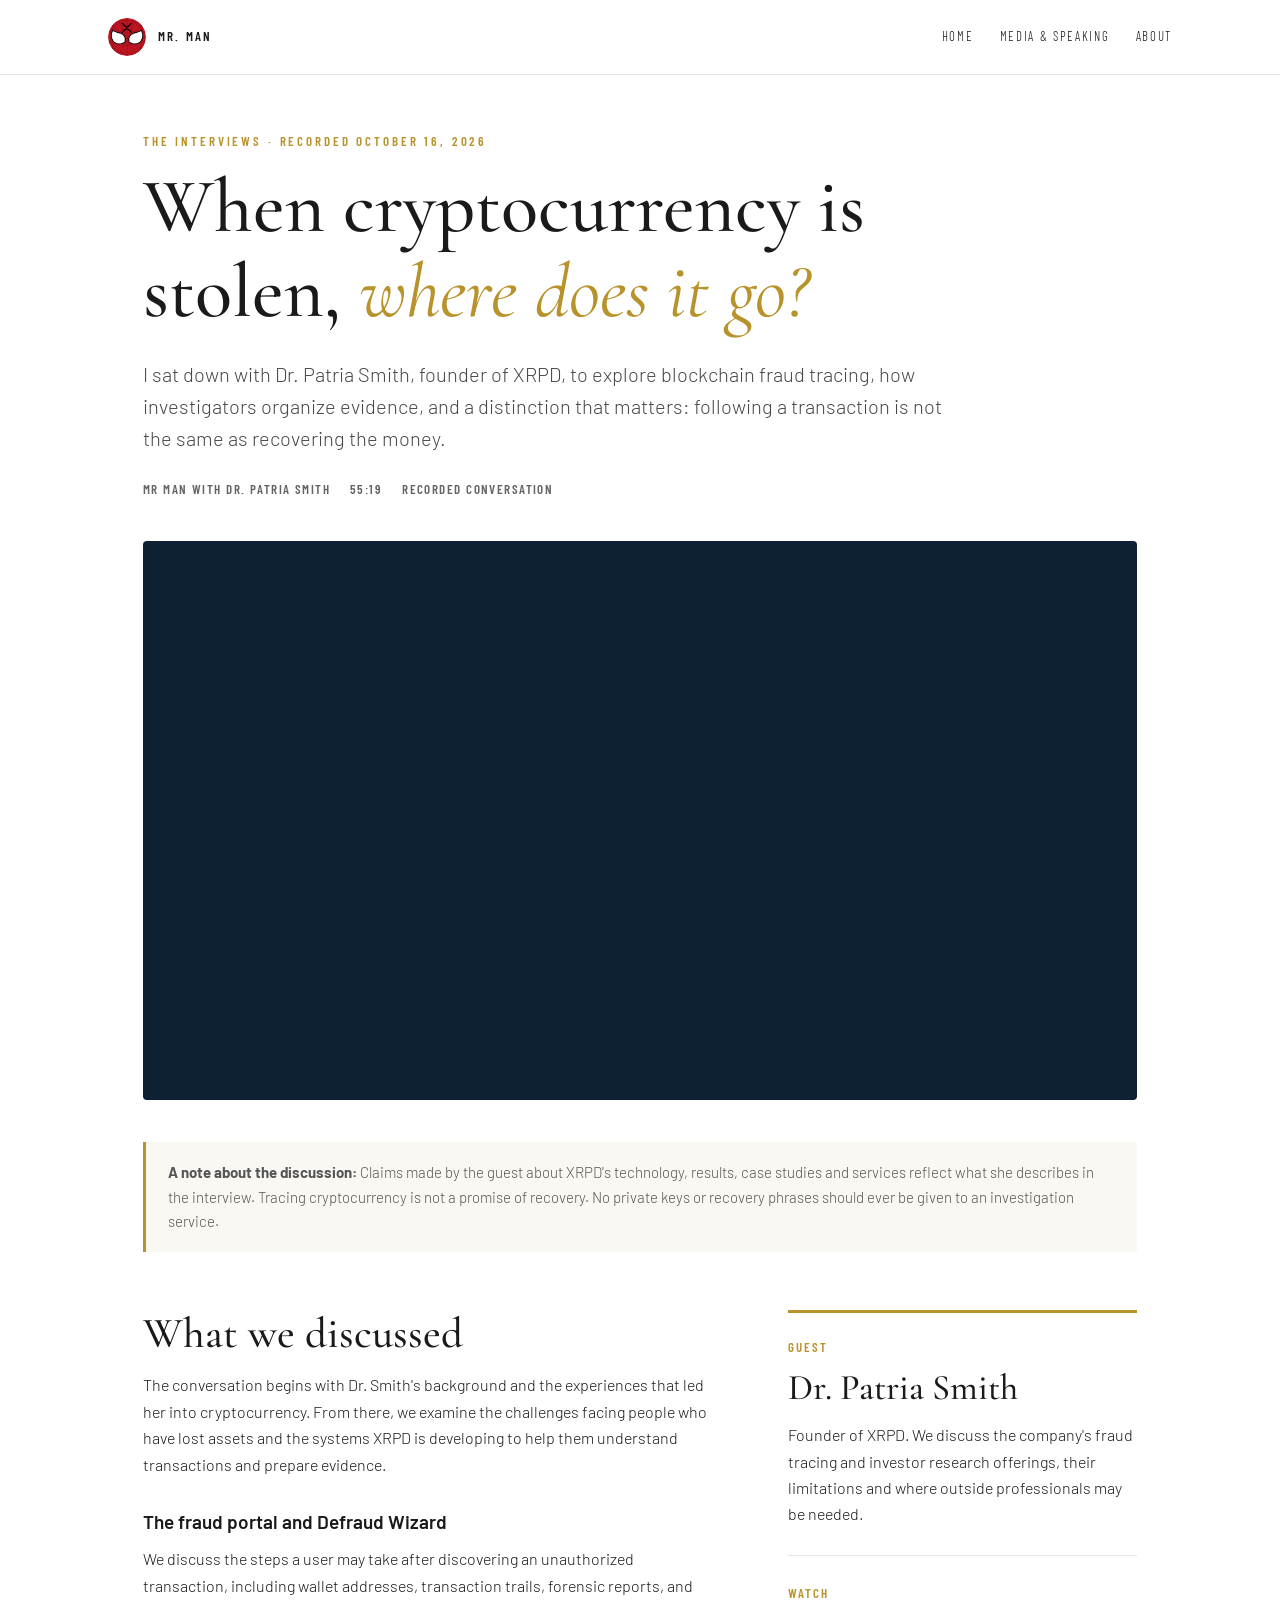
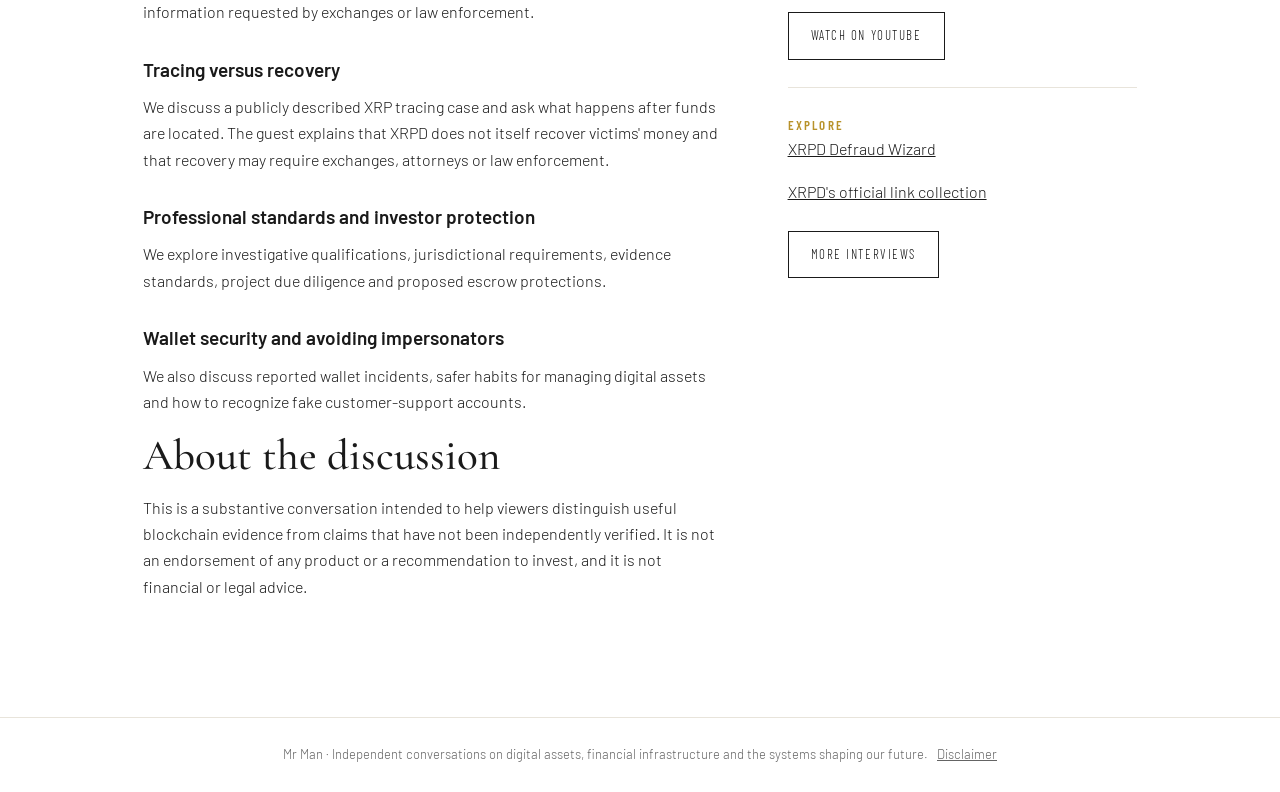
<file: interviews/xrpd/index.html>
<!DOCTYPE html>
<html lang="en">
<head>
<meta charset="utf-8">
<meta name="viewport" content="width=device-width,initial-scale=1">
<meta name="color-scheme" content="light only">
<meta name="robots" content="index,follow">
<title>XRPD Interview — Tracing Crypto Fraud | Mr. Man</title>
<meta name="description" content="Mr. Man speaks with Dr. Patria Smith of XRPD about tracing stolen cryptocurrency, forensic reports, exchanges, investigation standards and the limits of recovery.">
<link rel="canonical" href="https://mr-man.ca/interviews/xrpd/">
<meta property="og:type" content="article">
<meta property="og:site_name" content="Mr. Man">
<meta property="og:title" content="XRPD Interview: Tracing Stolen Cryptocurrency Is Not the Same as Recovery">
<meta property="og:description" content="A 55-minute conversation with Dr. Patria Smith about crypto tracing, investigative evidence, investor protection and the limits of asset recovery.">
<meta property="og:url" content="https://mr-man.ca/interviews/xrpd/">
<meta property="og:image" content="https://mr-man.ca/assets/xrpd-interview-art.svg">
<meta name="twitter:card" content="summary_large_image">
<link rel="preconnect" href="https://fonts.googleapis.com">
<link href="https://fonts.googleapis.com/css2?family=Cormorant+Garamond:wght@400;500&family=Barlow:wght@300;400;500;600&family=Barlow+Condensed:wght@400;500;600&display=swap" rel="stylesheet">
<style>
:root{--ink:#1a1a1a;--gold:#b8922a;--muted:#646464;--rule:#e8e4db;--paper:#fff}
*{box-sizing:border-box}html{background:var(--paper)}body{margin:0;color:var(--ink);font-family:Barlow,Arial,sans-serif;font-weight:300;line-height:1.65}
a{color:inherit}a:hover{color:var(--gold)}
header{border-bottom:1px solid var(--rule);background:#fff}
.nav{max-width:1120px;margin:auto;padding:18px 28px;display:flex;align-items:center;justify-content:space-between;gap:20px}
.brand{display:flex;align-items:center;gap:12px;text-decoration:none;font-family:'Barlow Condensed',Arial,sans-serif;font-weight:600;letter-spacing:.17em;font-size:13px}
.brand img{width:38px;height:38px;border-radius:50%;object-fit:cover}.navlinks{display:flex;gap:26px}.navlinks a{font-family:'Barlow Condensed',Arial,sans-serif;letter-spacing:.13em;font-size:13px;text-transform:uppercase;text-decoration:none}
main{max-width:1050px;margin:auto;padding:56px 28px 100px}
.kicker{font-family:'Barlow Condensed',Arial,sans-serif;color:var(--gold);font-size:13px;font-weight:600;letter-spacing:.22em;text-transform:uppercase}
h1,h2{font-family:'Cormorant Garamond',Georgia,serif;font-weight:500;line-height:1.1}
h1{font-size:clamp(44px,6vw,78px);margin:13px 0 24px;max-width:820px}
h1 em{font-weight:400;color:var(--gold)}
.lead{font-size:20px;max-width:810px;color:#474747;line-height:1.6;margin-bottom:25px}
.metadata{display:flex;gap:20px;flex-wrap:wrap;align-items:center;font-family:'Barlow Condensed',Arial,sans-serif;font-weight:600;letter-spacing:.11em;text-transform:uppercase;font-size:13px;color:var(--muted)}
.video{margin:40px 0 42px;background:#0e2033;position:relative;border-radius:4px;overflow:hidden}
.video-frame{display:block;width:100%;aspect-ratio:16/9;border:0}
.video-preview{position:relative;width:100%;aspect-ratio:16/9;background:#10243a}
.video-preview img{display:block;width:100%;height:100%;object-fit:cover}
.pending{position:absolute;inset:auto 0 0;color:#fff;background:linear-gradient(transparent,rgba(2,10,22,.95));padding:90px 35px 28px;font-size:18px}
.pending strong{display:block;font-size:22px;font-weight:600}
.notice{border-left:3px solid var(--gold);background:#faf8f3;padding:18px 22px;font-size:15px;color:#555}
.grid{display:grid;grid-template-columns:minmax(0,1.65fr) minmax(220px,1fr);gap:68px;margin-top:58px}
h2{font-size:43px;margin:0 0 15px}h3{font-size:19px;margin:28px 0 9px;font-weight:600}
p{margin:0 0 17px}ul{margin:0 0 26px;padding-left:20px}li{margin-bottom:12px}
.rule{border:0;border-top:1px solid var(--rule);margin:27px 0}
aside{border-top:3px solid var(--gold);padding-top:24px}
.aside-label{font-family:'Barlow Condensed',Arial,sans-serif;font-weight:600;letter-spacing:.17em;text-transform:uppercase;color:var(--gold);font-size:13px}
.btn{display:inline-block;border:1px solid var(--ink);font-family:'Barlow Condensed',Arial,sans-serif;font-size:13px;text-transform:uppercase;letter-spacing:.12em;text-decoration:none;padding:12px 22px;margin-top:8px}
footer{padding:26px 28px;border-top:1px solid var(--rule);font-size:13px;text-align:center;color:var(--muted)}
@media(max-width:760px){main{padding:36px 18px 65px}.nav{padding:14px 18px}.navlinks{gap:13px}.grid{grid-template-columns:1fr;gap:20px}.lead{font-size:18px}h2{font-size:36px}.pending{font-size:15px;padding:56px 18px 18px}.pending strong{font-size:18px}}
</style>
</head>
<body>
<header>
 <div class="nav">
  <a class="brand" href="/"><img src="/assets/logo.png" width="38" height="38" alt="">MR. MAN</a>
  <nav class="navlinks" aria-label="Main"><a href="/">Home</a><a href="/media">Media &amp; Speaking</a><a href="/about">About</a></nav>
 </div>
</header>
<main>
 <div class="kicker">The Interviews · Recorded October 16, 2026</div>
 <h1>When cryptocurrency is stolen, <em>where does it go?</em></h1>
 <p class="lead">I sat down with Dr. Patria Smith, founder of XRPD, to explore blockchain fraud tracing, how investigators organize evidence, and a distinction that matters: following a transaction is not the same as recovering the money.</p>
 <div class="metadata"><span>Mr Man with Dr. Patria Smith</span><span>55:19</span><span>Recorded conversation</span></div>
 <div class="video" id="xrpd-video" data-youtube-id="MRSrwZlSqxY" aria-label="XRPD interview video">
   <div class="video-preview" id="video-preview">
    <img src="/assets/xrpd-interview-art.svg" alt="XRPD interview thumbnail: Stolen crypto? Trace does not equal recover">
    <div class="pending"><strong>Full interview release forthcoming</strong>The video will play here after its scheduled YouTube publication.</div>
   </div>
 </div>
 <noscript><p><a href="https://www.youtube.com/watch?v=MRSrwZlSqxY">Watch the XRPD interview on YouTube</a></p></noscript>
 <p class="notice"><strong>A note about the discussion:</strong> Claims made by the guest about XRPD's technology, results, case studies and services reflect what she describes in the interview. Tracing cryptocurrency is not a promise of recovery. No private keys or recovery phrases should ever be given to an investigation service.</p>
 <section class="grid">
  <article>
   <h2>What we discussed</h2>
   <p>The conversation begins with Dr. Smith's background and the experiences that led her into cryptocurrency. From there, we examine the challenges facing people who have lost assets and the systems XRPD is developing to help them understand transactions and prepare evidence.</p>
   <h3>The fraud portal and Defraud Wizard</h3>
   <p>We discuss the steps a user may take after discovering an unauthorized transaction, including wallet addresses, transaction trails, forensic reports, and information requested by exchanges or law enforcement.</p>
   <h3>Tracing versus recovery</h3>
   <p>We discuss a publicly described XRP tracing case and ask what happens after funds are located. The guest explains that XRPD does not itself recover victims' money and that recovery may require exchanges, attorneys or law enforcement.</p>
   <h3>Professional standards and investor protection</h3>
   <p>We explore investigative qualifications, jurisdictional requirements, evidence standards, project due diligence and proposed escrow protections.</p>
   <h3>Wallet security and avoiding impersonators</h3>
   <p>We also discuss reported wallet incidents, safer habits for managing digital assets and how to recognize fake customer-support accounts.</p>
   <h2>About the discussion</h2>
   <p>This is a substantive conversation intended to help viewers distinguish useful blockchain evidence from claims that have not been independently verified. It is not an endorsement of any product or a recommendation to invest, and it is not financial or legal advice.</p>
  </article>
  <aside>
   <div class="aside-label">Guest</div>
   <h2 style="font-size:36px;margin-top:9px">Dr. Patria Smith</h2>
   <p>Founder of XRPD. We discuss the company's fraud tracing and investor research offerings, their limitations and where outside professionals may be needed.</p>
   <hr class="rule">
   <div class="aside-label">Watch</div>
   <p><a href="https://www.youtube.com/watch?v=MRSrwZlSqxY" target="_blank" rel="noopener noreferrer" class="btn">Watch on YouTube</a></p>
   <hr class="rule">
   <div class="aside-label">Explore</div>
   <p><a href="https://www.xrpd.io/defraud-wizard" target="_blank" rel="noopener noreferrer">XRPD Defraud Wizard</a></p>
   <p><a href="https://linktr.ee/XRPD" target="_blank" rel="noopener noreferrer">XRPD's official link collection</a></p>
   <p><a href="/media" class="btn">More interviews</a></p>
  </aside>
 </section>
</main>
<footer>Mr Man · Independent conversations on digital assets, financial infrastructure and the systems shaping our future. &nbsp; <a href="/disclaimer">Disclaimer</a></footer>
<script>
(function () {
  // The user supplied the video ID; YouTube playback availability depends on its visibility settings.
  const host = document.getElementById('xrpd-video');
  const id = host.getAttribute('data-youtube-id') || '';
  if (/^[A-Za-z0-9_-]{11}$/.test(id)) {
    const frame = document.createElement('iframe');
    frame.className = 'video-frame';
    frame.loading = 'lazy';
    frame.title = 'XRPD interview with Dr. Patria Smith';
    frame.src = 'https://www.youtube-nocookie.com/embed/' + encodeURIComponent(id);
    frame.allow = 'accelerometer; autoplay; clipboard-write; encrypted-media; gyroscope; picture-in-picture; web-share';
    frame.referrerPolicy = 'strict-origin-when-cross-origin';
    frame.allowFullscreen = true;
    host.replaceChildren(frame);
  }
})();
</script>
</body>
</html>
</file>
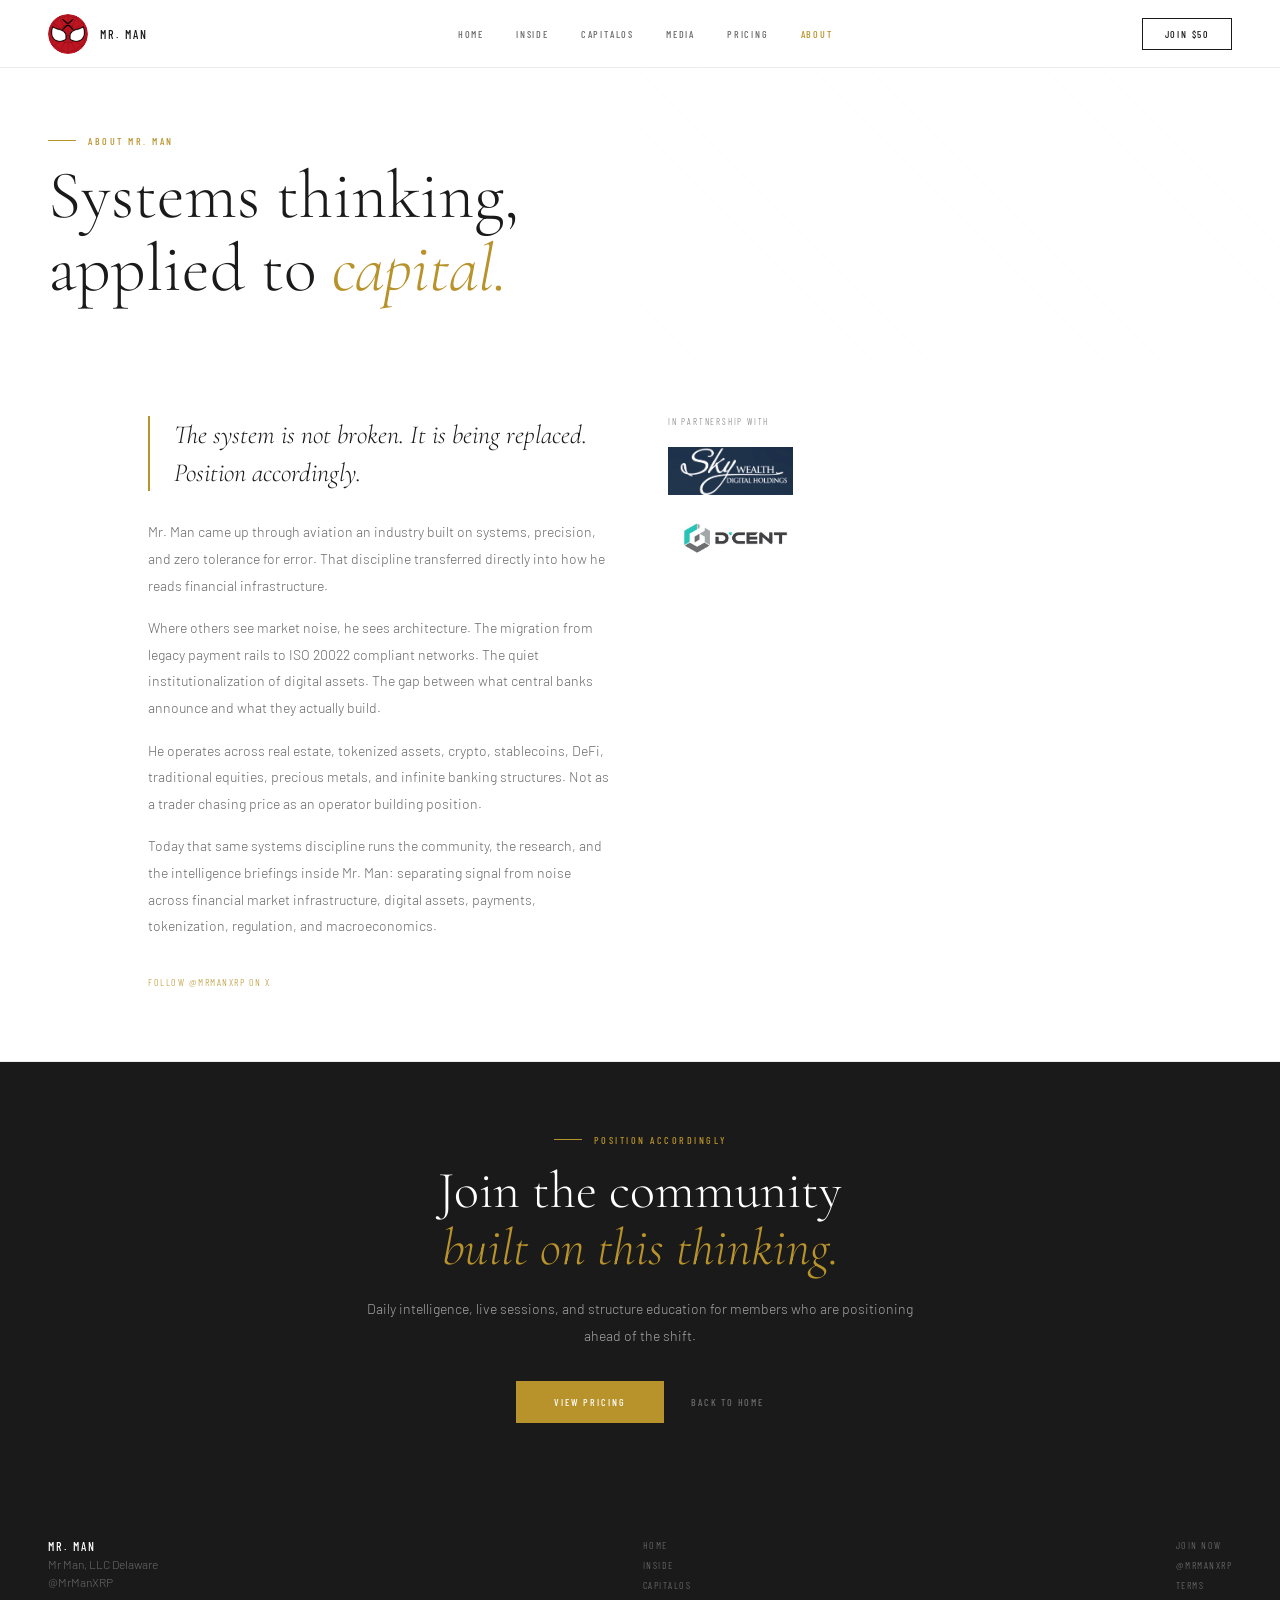
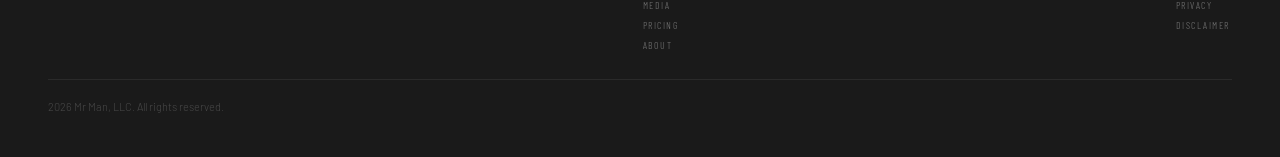
<file: about.html>
<!DOCTYPE html>
<html lang="en">
<head>
<meta charset="UTF-8">
<meta name="viewport" content="width=device-width, initial-scale=1.0">
<meta name="color-scheme" content="light only">
<title>About Mr. Man</title>
<meta name="description" content="Mr. Man came up through aviation before turning that systems discipline toward financial infrastructure, digital assets, and the monetary reset.">
<link rel="canonical" href="https://mr-man.ca/about">
<meta property="og:type" content="profile">
<meta property="og:site_name" content="Mr. Man">
<meta property="og:title" content="About Mr. Man">
<meta property="og:description" content="Mr. Man came up through aviation before turning that systems discipline toward financial infrastructure, digital assets, and the monetary reset.">
<meta property="og:url" content="https://mr-man.ca/about">
<meta property="og:image" content="https://mr-man.ca/assets/logo.png">
<meta name="twitter:card" content="summary">
<meta name="twitter:title" content="About Mr. Man">
<meta name="twitter:description" content="Mr. Man came up through aviation before turning that systems discipline toward financial infrastructure and digital assets.">
<meta name="twitter:image" content="https://mr-man.ca/assets/logo.png">
<link rel="preconnect" href="https://fonts.googleapis.com">
<link href="https://fonts.googleapis.com/css2?family=Cormorant+Garamond:ital,wght@0,300;0,400;1,300;1,400&family=Barlow+Condensed:wght@300;400;500&family=Barlow:wght@300;400&display=swap" rel="stylesheet">
<style>
*,*::before,*::after{box-sizing:border-box;margin:0;padding:0}
:root{--gold:#B8922A;--gold-pale:rgba(184,146,42,0.08);--ink:#1A1A1A;--grey:#6B6B6B;--gl:#767676;--border:rgba(0,0,0,0.08)}
html,body{background:#fff!important;color:var(--ink);font-family:'Barlow',sans-serif;font-weight:300;-webkit-font-smoothing:antialiased}
*{color-scheme:light!important}
a{text-decoration:none}

/* NAV */
nav{position:fixed;top:0;left:0;right:0;z-index:100;background:rgba(255,255,255,0.97);backdrop-filter:blur(8px);border-bottom:1px solid var(--border);display:flex;align-items:center;justify-content:space-between;padding:0 48px;height:68px}
.nav-logo{display:flex;align-items:center;gap:12px}
.nav-logo img{width:40px;height:40px;border-radius:50%;object-fit:cover}
.nav-brand{font-family:'Barlow Condensed',sans-serif;font-size:12px;font-weight:500;letter-spacing:0.2em;text-transform:uppercase;color:var(--ink)}
.nav-links{display:flex;gap:32px}
.nav-links a{font-family:'Barlow Condensed',sans-serif;font-size:10px;font-weight:500;letter-spacing:0.18em;text-transform:uppercase;color:var(--grey);transition:color 0.2s}
.nav-links a:hover{color:var(--gold)}
.nav-links a[aria-current="page"]{color:var(--gold)}
.nav-cta{font-family:'Barlow Condensed',sans-serif;font-size:10px;font-weight:500;letter-spacing:0.18em;text-transform:uppercase;color:var(--ink);border:1px solid var(--ink);padding:9px 22px;transition:all 0.2s}
.nav-cta:hover{background:var(--ink);color:#fff}
.nav-actions{display:flex;align-items:center;gap:12px}

/* MOBILE NAV TOGGLE (hidden above 768px; see MOBILE block) */
.nav-toggle{display:none;position:relative;width:36px;height:36px;flex-shrink:0;background:none;border:1px solid var(--border);padding:0;cursor:pointer;transition:border-color 0.2s}
.nav-toggle:hover{border-color:var(--ink)}
.nav-toggle-bar{position:absolute;top:17px;left:9px;width:18px;height:1px;background:var(--ink);transition:transform 0.25s ease,background-color 0.2s ease}
.nav-toggle-bar::before,.nav-toggle-bar::after{content:'';position:absolute;left:0;width:18px;height:1px;background:var(--ink);transition:transform 0.25s ease}
.nav-toggle-bar::before{top:-6px}
.nav-toggle-bar::after{top:6px}
.nav-toggle[aria-expanded="true"] .nav-toggle-bar{background:transparent}
.nav-toggle[aria-expanded="true"] .nav-toggle-bar::before{transform:translateY(6px) rotate(45deg)}
.nav-toggle[aria-expanded="true"] .nav-toggle-bar::after{transform:translateY(-6px) rotate(-45deg)}

/* HERO */
.hero{min-height:40vh;display:flex;align-items:center;padding:120px 48px 40px;position:relative;overflow:hidden}
.hero-bg{position:absolute;top:0;right:0;width:50%;height:100%;background:repeating-linear-gradient(45deg,transparent,transparent 40px,rgba(184,146,42,0.03) 40px,rgba(184,146,42,0.03) 41px);pointer-events:none}
.hero-content{max-width:680px;position:relative;z-index:1}
.kicker{font-family:'Barlow Condensed',sans-serif;font-size:10px;font-weight:500;letter-spacing:0.25em;text-transform:uppercase;color:var(--gold);margin-bottom:12px;display:flex;align-items:center;gap:12px}
.kicker::before{content:'';width:28px;height:1px;background:var(--gold)}
h1{font-family:'Cormorant Garamond',serif;font-size:clamp(40px,5.5vw,68px);font-weight:300;line-height:1.08;color:var(--ink)}
h1 em{font-style:italic;color:var(--gold)}

/* SECTIONS */
.sec{border-bottom:1px solid var(--border);background:#fff!important}
.sec-inner{max-width:1080px;margin:0 auto;padding:56px 48px 72px}
.two{display:grid;grid-template-columns:1fr 1fr;gap:56px;align-items:start}

/* ABOUT */
.about-quote{font-family:'Cormorant Garamond',serif;font-size:clamp(18px,2.5vw,26px);font-weight:300;font-style:italic;line-height:1.45;color:var(--ink);border-left:2px solid var(--gold);padding-left:24px;margin-bottom:28px}
.about-body{font-size:14px;font-weight:300;line-height:1.9;color:var(--grey)}
.about-body p{margin-bottom:16px}
.social-lnk{display:inline-flex;align-items:center;gap:8px;margin-top:20px;color:var(--gold);font-family:'Barlow Condensed',sans-serif;font-size:10px;letter-spacing:0.15em;text-transform:uppercase}
.partner-label{font-family:'Barlow Condensed',sans-serif;font-size:9px;letter-spacing:0.2em;text-transform:uppercase;color:var(--gl);margin-bottom:20px}
.partner-list{display:flex;flex-direction:column;gap:20px;align-items:flex-start}

.btn-gold{display:inline-block;background:var(--gold);color:#fff;font-family:'Barlow Condensed',sans-serif;font-size:10px;font-weight:500;letter-spacing:0.2em;text-transform:uppercase;padding:15px 38px;transition:background 0.2s}
.btn-gold:hover{background:#9a7820}
.btn-text{font-family:'Barlow Condensed',sans-serif;font-size:10px;font-weight:500;letter-spacing:0.18em;text-transform:uppercase;color:var(--grey);margin-left:24px;transition:color 0.2s}
.btn-text:hover{color:var(--gold)}

/* CLOSING CTA */
.dark{background:var(--ink)!important;padding:72px 48px;text-align:center}
.dark-inner{max-width:580px;margin:0 auto}
.dark .kicker{color:var(--gold);justify-content:center}
.dark h2{font-family:'Cormorant Garamond',serif;font-size:clamp(28px,4.5vw,52px);font-weight:300;line-height:1.1;color:#fff;margin:16px 0 20px}
.dark h2 em{font-style:italic;color:var(--gold)}
.dark p{font-size:14px;font-weight:300;line-height:1.9;color:rgba(255,255,255,0.6);margin-bottom:32px}

/* FOOTER */
footer{background:var(--ink);padding:44px 48px}
.foot-inner{display:flex;justify-content:space-between;align-items:flex-start;flex-wrap:wrap;gap:28px}
.foot-brand{font-family:'Barlow Condensed',sans-serif;font-size:12px;font-weight:500;letter-spacing:0.2em;text-transform:uppercase;color:#fff;margin-bottom:4px}
.foot-sub{font-size:12px;font-weight:300;color:rgba(255,255,255,0.35)}
.foot-links{display:flex;flex-direction:column;gap:8px}
.foot-links a{font-family:'Barlow Condensed',sans-serif;font-size:10px;letter-spacing:0.15em;text-transform:uppercase;color:rgba(255,255,255,0.4);transition:color 0.2s}
.foot-links a:hover{color:var(--gold)}
.foot-copy{font-size:11px;font-weight:300;color:rgba(255,255,255,0.2);margin-top:28px;padding-top:20px;border-top:1px solid rgba(255,255,255,0.07)}

/* REVEAL */
.reveal{opacity:0;transform:translateY(18px);transition:opacity 0.6s,transform 0.6s}
.reveal.on{opacity:1;transform:none}
.d1{transition-delay:0.1s}

/* FOCUS */
a:focus-visible,button:focus-visible{outline:2px solid var(--gold);outline-offset:2px}

/* REDUCED MOTION */
@media(prefers-reduced-motion:reduce){
  .reveal{opacity:1;transform:none;transition:none}
  .nav-toggle-bar,.nav-toggle-bar::before,.nav-toggle-bar::after{transition:none}
}

/* MOBILE */
@media(max-width:768px){
  nav{padding:0 20px}
  .nav-toggle{display:block}
  .nav-links{display:flex;flex-direction:column;position:fixed;top:68px;left:0;right:0;background:#fff;border-bottom:1px solid var(--border);box-shadow:0 12px 24px rgba(0,0,0,0.08);max-height:0;overflow-y:auto;opacity:0;visibility:hidden;transition:max-height 0.3s ease,opacity 0.25s ease;z-index:99}
  .nav-links.open{max-height:min(480px,calc(100vh - 84px));opacity:1;visibility:visible}
  .nav-links a{padding:16px 20px;font-size:12px;border-bottom:1px solid var(--border)}
  .nav-links a:last-child{border-bottom:none}
  .hero{padding:104px 20px 32px}
  .dark{padding:56px 20px}
  .sec-inner{padding:40px 20px 56px}
  .two{grid-template-columns:1fr;gap:36px}
  footer{padding:36px 20px}.foot-inner{flex-direction:column}
}

@media(max-width:340px){
  nav{padding:0 12px}.nav-brand{display:none}.nav-actions{gap:8px}.nav-cta{padding:9px 14px}
}

@media(max-width:768px) and (prefers-reduced-motion:reduce){
  .nav-links{transition:none}
}
</style>
</head>
<body>

<!-- NAV -->
<nav>
  <a class="nav-logo" href="/">
    <img src="assets/logo.png" alt="Mr. Man">
    <span class="nav-brand">Mr. Man</span>
  </a>
  <div class="nav-links" id="mobile-nav" aria-label="Mobile navigation">
    <a href="/">Home</a>
    <a href="/inside">Inside</a>
    <a href="/capitalos">CapitalOS</a>
    <a href="/media">Media</a>
    <a href="/pricing">Pricing</a>
    <a href="/about" aria-current="page">About</a>
  </div>
  <div class="nav-actions">
    <button type="button" class="nav-toggle" id="nav-toggle" aria-label="Open menu" aria-expanded="false" aria-controls="mobile-nav">
      <span class="nav-toggle-bar" aria-hidden="true"></span>
    </button>
    <a class="nav-cta" href="https://whop.com/mr-man-24bb/financial-intelligence-68/" target="_blank" rel="noopener">Join $50</a>
  </div>
</nav>

<!-- HERO -->
<div class="hero">
  <div class="hero-bg"></div>
  <div class="hero-content">
    <div class="kicker reveal">About Mr. Man</div>
    <h1 class="reveal d1">Systems thinking,<br>applied to <em>capital.</em></h1>
  </div>
</div>

<!-- ABOUT -->
<section class="sec" id="about">
  <div class="sec-inner">
    <div class="two">
      <div class="reveal">
        <blockquote class="about-quote">The system is not broken. It is being replaced. Position accordingly.</blockquote>
        <div class="about-body">
          <p>Mr. Man came up through aviation an industry built on systems, precision, and zero tolerance for error. That discipline transferred directly into how he reads financial infrastructure.</p>
          <p>Where others see market noise, he sees architecture. The migration from legacy payment rails to ISO 20022 compliant networks. The quiet institutionalization of digital assets. The gap between what central banks announce and what they actually build.</p>
          <p>He operates across real estate, tokenized assets, crypto, stablecoins, DeFi, traditional equities, precious metals, and infinite banking structures. Not as a trader chasing price as an operator building position.</p>
          <p>Today that same systems discipline runs the community, the research, and the intelligence briefings inside Mr. Man: separating signal from noise across financial market infrastructure, digital assets, payments, tokenization, regulation, and macroeconomics.</p>
        </div>
        <a href="https://x.com/MrManXRP" target="_blank" rel="noopener" class="social-lnk">Follow @MrManXRP on X</a>
      </div>
      <div class="reveal d1">
        <div class="partner-label">In Partnership With</div>
        <div class="partner-list">
          <div>
            <img src="assets/partner-skywealth.jpg" alt="Sky Wealth Digital Holdings" style="height:48px;object-fit:contain;">
          </div>
          <a href="https://store.dcentwallet.com/yut7ym" target="_blank" rel="noopener" style="display:block;">
            <img src="assets/partner-dcent.jpg" alt="D'CENT Wallet" style="height:40px;object-fit:contain;">
          </a>
        </div>
      </div>
    </div>
  </div>
</section>

<!-- CLOSING CTA -->
<div class="dark">
  <div class="dark-inner reveal">
    <div class="kicker">Position Accordingly</div>
    <h2>Join the community<br><em>built on this thinking.</em></h2>
    <p>Daily intelligence, live sessions, and structure education for members who are positioning ahead of the shift.</p>
    <a href="/pricing" class="btn-gold">View Pricing</a>
    <a href="/" class="btn-text">Back to Home</a>
  </div>
</div>

<!-- FOOTER -->
<footer>
  <div class="foot-inner">
    <div>
      <div class="foot-brand">Mr. Man</div>
      <div class="foot-sub">Mr Man, LLC Delaware</div>
      <div class="foot-sub" style="margin-top:4px;"><a href="https://x.com/MrManXRP" target="_blank" rel="noopener" style="color:rgba(255,255,255,0.35);">@MrManXRP</a></div>
    </div>
    <div class="foot-links">
      <a href="/">Home</a>
      <a href="/inside">Inside</a>
      <a href="/capitalos">CapitalOS</a>
      <a href="/media">Media</a>
      <a href="/pricing">Pricing</a>
      <a href="/about">About</a>
    </div>
    <div class="foot-links">
      <a href="https://whop.com/mr-man-24bb/financial-intelligence-68/" target="_blank" rel="noopener">Join Now</a>
      <a href="https://x.com/MrManXRP" target="_blank" rel="noopener">@MrManXRP</a>
      <a href="/terms">Terms</a>
      <a href="/privacy">Privacy</a>
      <a href="/disclaimer">Disclaimer</a>
    </div>
  </div>
  <div class="foot-copy">2026 Mr Man, LLC. All rights reserved.</div>
</footer>

<script src="assets/mobile-nav.js"></script>
<script>
const obs=new IntersectionObserver(e=>e.forEach(x=>{if(x.isIntersecting)x.target.classList.add('on')},{threshold:0.1}));
document.querySelectorAll('.reveal').forEach(r=>obs.observe(r));
</script>
</body>
</html>
</file>
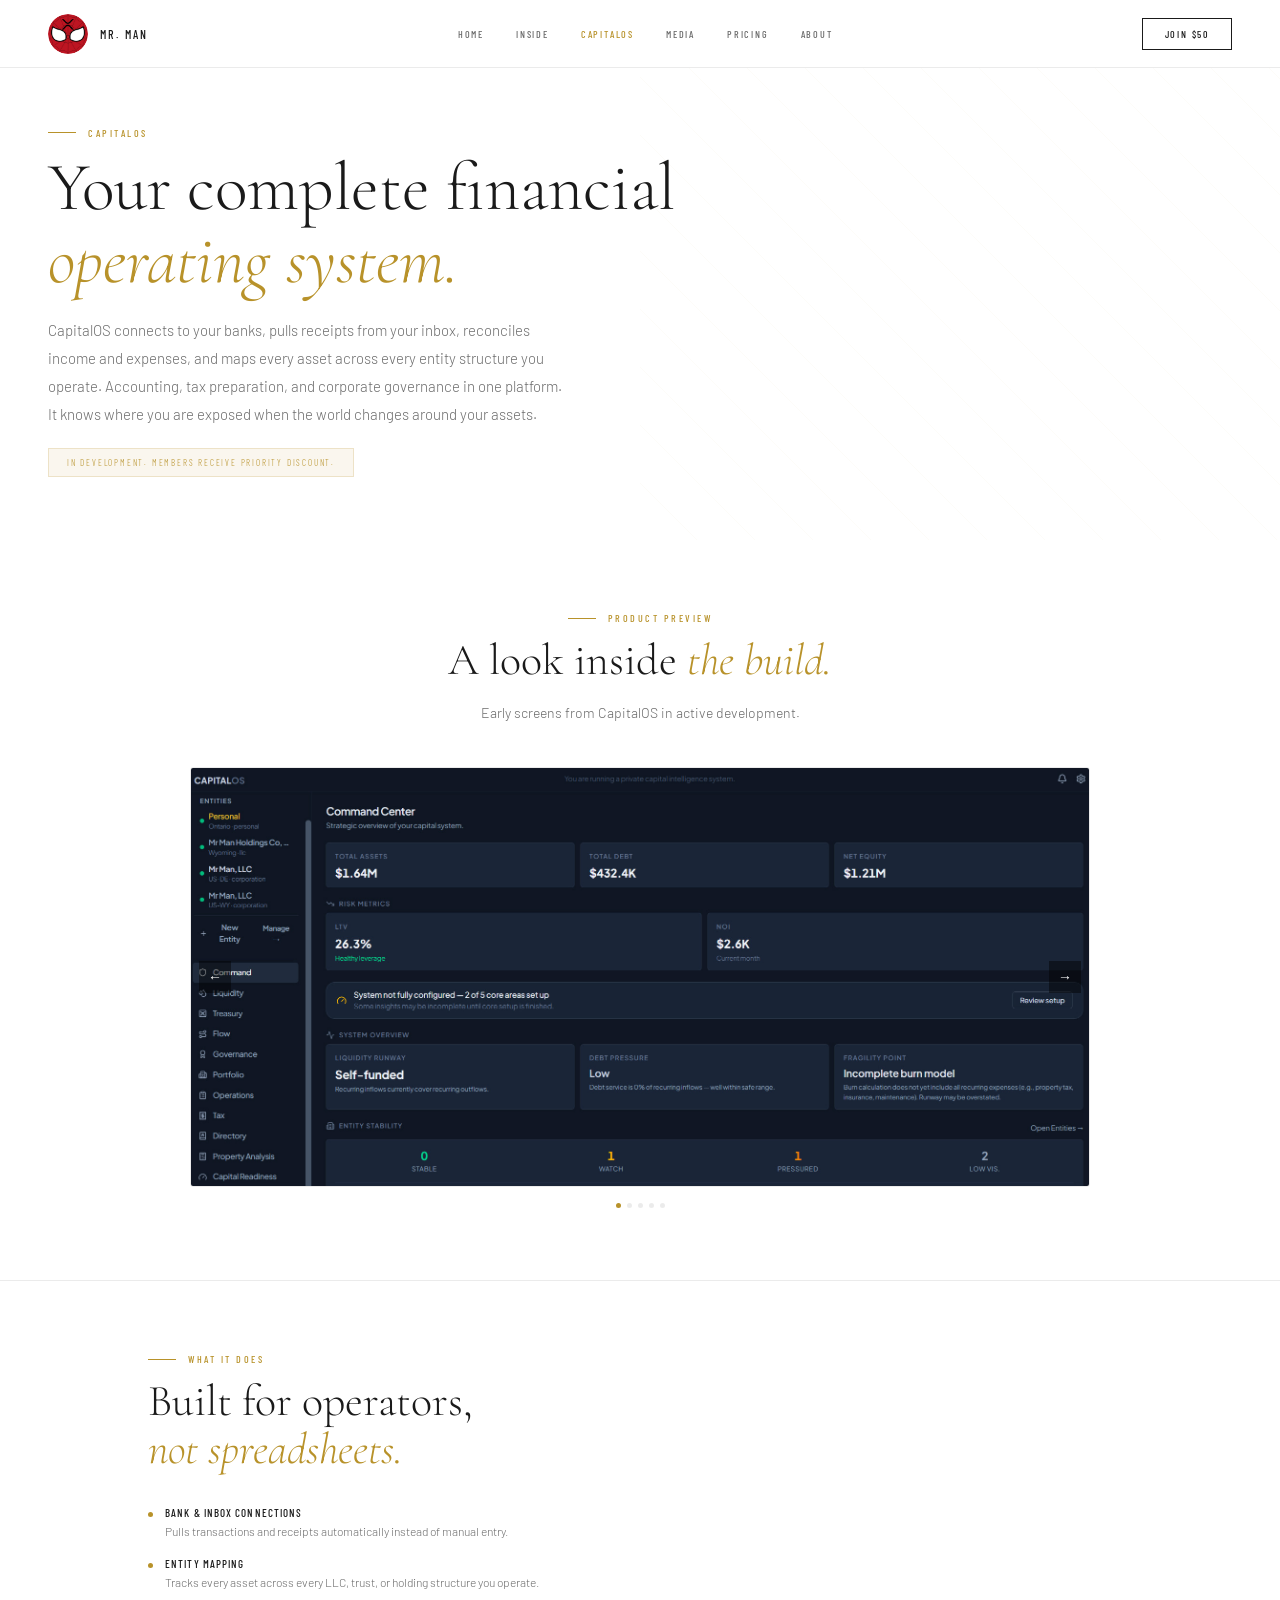
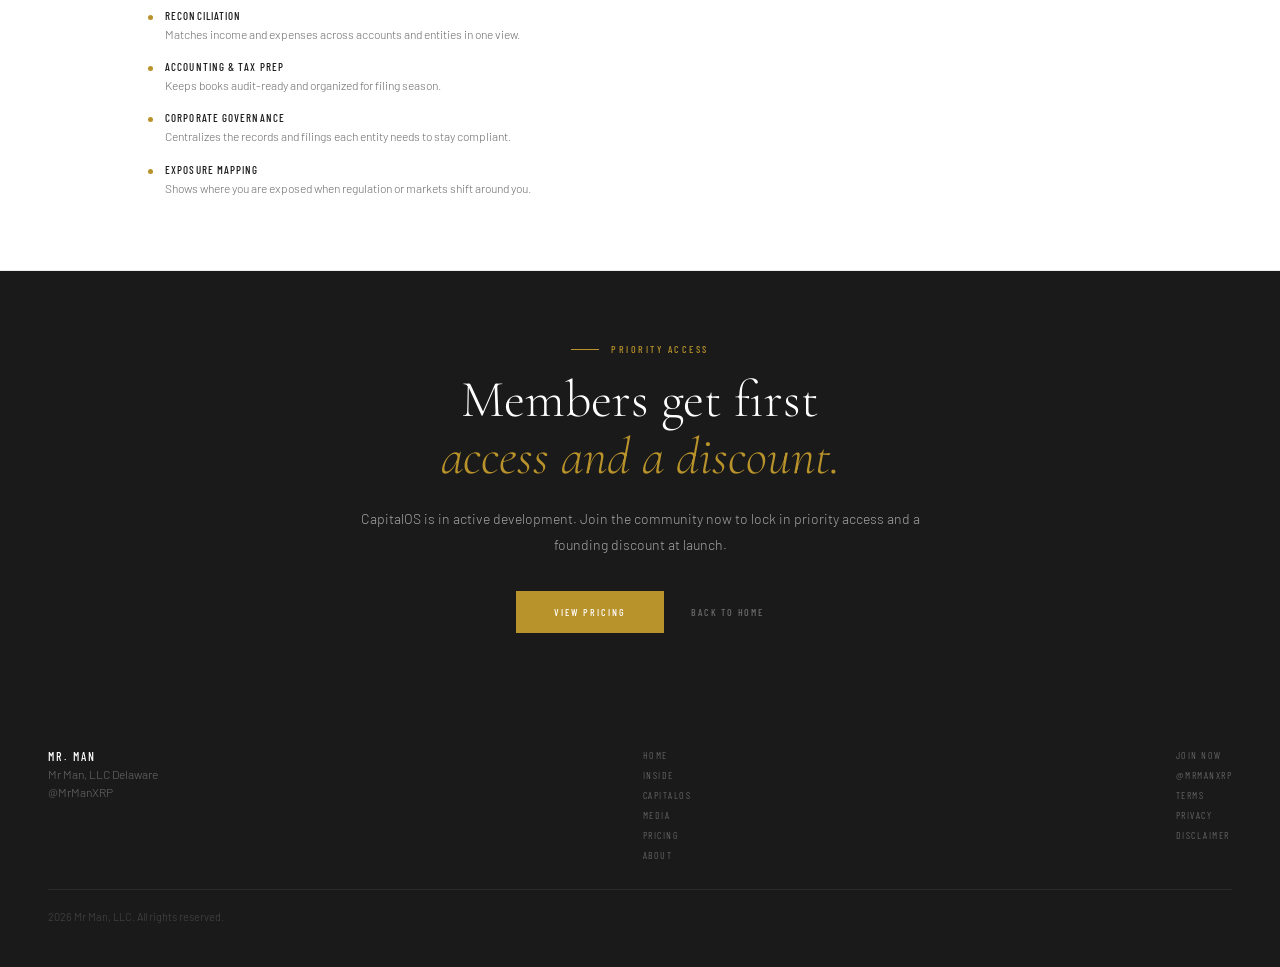
<file: capitalos.html>
<!DOCTYPE html>
<html lang="en">
<head>
<meta charset="UTF-8">
<meta name="viewport" content="width=device-width, initial-scale=1.0">
<meta name="color-scheme" content="light only">
<title>CapitalOS — Mr. Man</title>
<meta name="description" content="CapitalOS is a financial operating system that connects to your banks, reconciles income and expenses, and maps every asset across every entity you operate. In development, with priority access for members.">
<link rel="canonical" href="https://mr-man.ca/capitalos">
<meta property="og:type" content="website">
<meta property="og:site_name" content="Mr. Man">
<meta property="og:title" content="CapitalOS — Mr. Man">
<meta property="og:description" content="A financial operating system that connects to your banks, reconciles income and expenses, and maps every asset across every entity you operate.">
<meta property="og:url" content="https://mr-man.ca/capitalos">
<meta property="og:image" content="https://mr-man.ca/assets/logo.png">
<meta name="twitter:card" content="summary">
<meta name="twitter:title" content="CapitalOS — Mr. Man">
<meta name="twitter:description" content="A financial operating system for tracking, structuring, and protecting capital across every entity you operate.">
<meta name="twitter:image" content="https://mr-man.ca/assets/logo.png">
<link rel="preconnect" href="https://fonts.googleapis.com">
<link href="https://fonts.googleapis.com/css2?family=Cormorant+Garamond:ital,wght@0,300;0,400;1,300;1,400&family=Barlow+Condensed:wght@300;400;500&family=Barlow:wght@300;400&display=swap" rel="stylesheet">
<style>
*,*::before,*::after{box-sizing:border-box;margin:0;padding:0}
:root{--gold:#B8922A;--gold-pale:rgba(184,146,42,0.08);--ink:#1A1A1A;--grey:#6B6B6B;--gl:#767676;--border:rgba(0,0,0,0.08)}
html,body{background:#fff!important;color:var(--ink);font-family:'Barlow',sans-serif;font-weight:300;-webkit-font-smoothing:antialiased}
*{color-scheme:light!important}
a{text-decoration:none}

/* NAV */
nav{position:fixed;top:0;left:0;right:0;z-index:100;background:rgba(255,255,255,0.97);backdrop-filter:blur(8px);border-bottom:1px solid var(--border);display:flex;align-items:center;justify-content:space-between;padding:0 48px;height:68px}
.nav-logo{display:flex;align-items:center;gap:12px}
.nav-logo img{width:40px;height:40px;border-radius:50%;object-fit:cover}
.nav-brand{font-family:'Barlow Condensed',sans-serif;font-size:12px;font-weight:500;letter-spacing:0.2em;text-transform:uppercase;color:var(--ink)}
.nav-links{display:flex;gap:32px}
.nav-links a{font-family:'Barlow Condensed',sans-serif;font-size:10px;font-weight:500;letter-spacing:0.18em;text-transform:uppercase;color:var(--grey);transition:color 0.2s}
.nav-links a:hover{color:var(--gold)}
.nav-links a[aria-current="page"]{color:var(--gold)}
.nav-cta{font-family:'Barlow Condensed',sans-serif;font-size:10px;font-weight:500;letter-spacing:0.18em;text-transform:uppercase;color:var(--ink);border:1px solid var(--ink);padding:9px 22px;transition:all 0.2s}
.nav-cta:hover{background:var(--ink);color:#fff}
.nav-actions{display:flex;align-items:center;gap:12px}

/* MOBILE NAV TOGGLE (hidden above 768px; see MOBILE block) */
.nav-toggle{display:none;position:relative;width:36px;height:36px;flex-shrink:0;background:none;border:1px solid var(--border);padding:0;cursor:pointer;transition:border-color 0.2s}
.nav-toggle:hover{border-color:var(--ink)}
.nav-toggle-bar{position:absolute;top:17px;left:9px;width:18px;height:1px;background:var(--ink);transition:transform 0.25s ease,background-color 0.2s ease}
.nav-toggle-bar::before,.nav-toggle-bar::after{content:'';position:absolute;left:0;width:18px;height:1px;background:var(--ink);transition:transform 0.25s ease}
.nav-toggle-bar::before{top:-6px}
.nav-toggle-bar::after{top:6px}
.nav-toggle[aria-expanded="true"] .nav-toggle-bar{background:transparent}
.nav-toggle[aria-expanded="true"] .nav-toggle-bar::before{transform:translateY(6px) rotate(45deg)}
.nav-toggle[aria-expanded="true"] .nav-toggle-bar::after{transform:translateY(-6px) rotate(-45deg)}

/* HERO */
.hero{min-height:60vh;display:flex;align-items:center;padding:120px 48px 56px;position:relative;overflow:hidden}
.hero-bg{position:absolute;top:0;right:0;width:50%;height:100%;background:repeating-linear-gradient(45deg,transparent,transparent 40px,rgba(184,146,42,0.03) 40px,rgba(184,146,42,0.03) 41px);pointer-events:none}
.hero-content{max-width:680px;position:relative;z-index:1}
.kicker{font-family:'Barlow Condensed',sans-serif;font-size:10px;font-weight:500;letter-spacing:0.25em;text-transform:uppercase;color:var(--gold);margin-bottom:12px;display:flex;align-items:center;gap:12px}
.kicker::before{content:'';width:28px;height:1px;background:var(--gold)}
h1{font-family:'Cormorant Garamond',serif;font-size:clamp(40px,5.5vw,68px);font-weight:300;line-height:1.08;color:var(--ink);margin-bottom:20px}
h1 em{font-style:italic;color:var(--gold)}
.hero-desc{font-size:15px;font-weight:300;line-height:1.85;color:var(--grey);max-width:520px;margin-bottom:20px}
.badge{display:inline-flex;align-items:center;background:var(--gold-pale);border:1px solid rgba(184,146,42,0.2);padding:8px 18px}
.badge span{font-family:'Barlow Condensed',sans-serif;font-size:9px;letter-spacing:0.2em;text-transform:uppercase;color:var(--gold)}

/* SECTIONS */
.sec{border-bottom:1px solid var(--border);background:#fff!important}
.sec-inner{max-width:1080px;margin:0 auto;padding:72px 48px}
.sec h2{font-family:'Cormorant Garamond',serif;font-size:clamp(28px,3.5vw,44px);font-weight:300;line-height:1.1;color:var(--ink);margin-bottom:16px}
.sec h2 em{font-style:italic;color:var(--gold)}
.sec-desc{font-size:14px;font-weight:300;line-height:1.9;color:var(--grey);max-width:600px;margin-bottom:36px}

/* CAPITALOS SLIDER */
.cap-wrap{overflow:hidden;border:1px solid var(--border);border-radius:3px;position:relative;max-width:900px;margin:0 auto}
.cap-track{display:flex;transition:transform 0.5s ease}
.cap-track img{min-width:100%;width:100%;object-fit:cover;display:block}
.cap-btn{position:absolute;top:50%;transform:translateY(-50%);background:rgba(0,0,0,0.45);color:#fff;border:none;width:32px;height:32px;cursor:pointer;font-size:14px;display:flex;align-items:center;justify-content:center}
.cap-dots{display:flex;justify-content:center;gap:6px;margin-top:16px}
.cap-dot{width:5px;height:5px;border-radius:50%;border:none;cursor:pointer;padding:0;background:var(--border)}
.cap-dot.on{background:var(--gold)}

/* CREDS */
.creds{display:flex;flex-direction:column;gap:16px}
.cred{display:flex;gap:12px;align-items:flex-start}
.cdot{width:5px;height:5px;background:var(--gold);border-radius:50%;flex-shrink:0;margin-top:6px}
.ctitle{font-family:'Barlow Condensed',sans-serif;font-size:11px;font-weight:500;letter-spacing:0.1em;text-transform:uppercase;color:var(--ink);margin-bottom:2px}
.cdesc{font-size:12px;font-weight:300;color:var(--grey);line-height:1.7}

.btn-gold{display:inline-block;background:var(--gold);color:#fff;font-family:'Barlow Condensed',sans-serif;font-size:10px;font-weight:500;letter-spacing:0.2em;text-transform:uppercase;padding:15px 38px;transition:background 0.2s}
.btn-gold:hover{background:#9a7820}
.btn-text{font-family:'Barlow Condensed',sans-serif;font-size:10px;font-weight:500;letter-spacing:0.18em;text-transform:uppercase;color:var(--grey);margin-left:24px;transition:color 0.2s}
.btn-text:hover{color:var(--gold)}

/* CLOSING CTA */
.dark{background:var(--ink)!important;padding:72px 48px;text-align:center}
.dark-inner{max-width:580px;margin:0 auto}
.dark .kicker{color:var(--gold);justify-content:center}
.dark h2{font-family:'Cormorant Garamond',serif;font-size:clamp(28px,4.5vw,52px);font-weight:300;line-height:1.1;color:#fff;margin:16px 0 20px}
.dark h2 em{font-style:italic;color:var(--gold)}
.dark p{font-size:14px;font-weight:300;line-height:1.9;color:rgba(255,255,255,0.6);margin-bottom:32px}

/* FOOTER */
footer{background:var(--ink);padding:44px 48px}
.foot-inner{display:flex;justify-content:space-between;align-items:flex-start;flex-wrap:wrap;gap:28px}
.foot-brand{font-family:'Barlow Condensed',sans-serif;font-size:12px;font-weight:500;letter-spacing:0.2em;text-transform:uppercase;color:#fff;margin-bottom:4px}
.foot-sub{font-size:12px;font-weight:300;color:rgba(255,255,255,0.35)}
.foot-links{display:flex;flex-direction:column;gap:8px}
.foot-links a{font-family:'Barlow Condensed',sans-serif;font-size:10px;letter-spacing:0.15em;text-transform:uppercase;color:rgba(255,255,255,0.4);transition:color 0.2s}
.foot-links a:hover{color:var(--gold)}
.foot-copy{font-size:11px;font-weight:300;color:rgba(255,255,255,0.2);margin-top:28px;padding-top:20px;border-top:1px solid rgba(255,255,255,0.07)}

/* REVEAL */
.reveal{opacity:0;transform:translateY(18px);transition:opacity 0.6s,transform 0.6s}
.reveal.on{opacity:1;transform:none}
.d1{transition-delay:0.1s}

/* FOCUS */
a:focus-visible,button:focus-visible{outline:2px solid var(--gold);outline-offset:2px}

/* REDUCED MOTION */
@media(prefers-reduced-motion:reduce){
  .reveal{opacity:1;transform:none;transition:none}
  .nav-toggle-bar,.nav-toggle-bar::before,.nav-toggle-bar::after{transition:none}
  .cap-track{transition:none}
}

/* MOBILE */
@media(max-width:768px){
  nav{padding:0 20px}
  .nav-toggle{display:block}
  .nav-links{display:flex;flex-direction:column;position:fixed;top:68px;left:0;right:0;background:#fff;border-bottom:1px solid var(--border);box-shadow:0 12px 24px rgba(0,0,0,0.08);max-height:0;overflow-y:auto;opacity:0;visibility:hidden;transition:max-height 0.3s ease,opacity 0.25s ease;z-index:99}
  .nav-links.open{max-height:min(480px,calc(100vh - 84px));opacity:1;visibility:visible}
  .nav-links a{padding:16px 20px;font-size:12px;border-bottom:1px solid var(--border)}
  .nav-links a:last-child{border-bottom:none}
  .hero{padding:104px 20px 40px}
  .dark{padding:56px 20px}
  .sec-inner{padding:56px 20px}
  footer{padding:36px 20px}.foot-inner{flex-direction:column}
}

@media(max-width:340px){
  nav{padding:0 12px}.nav-brand{display:none}.nav-actions{gap:8px}.nav-cta{padding:9px 14px}
}

@media(max-width:768px) and (prefers-reduced-motion:reduce){
  .nav-links{transition:none}
}
</style>
</head>
<body>

<!-- NAV -->
<nav>
  <a class="nav-logo" href="/">
    <img src="assets/logo.png" alt="Mr. Man">
    <span class="nav-brand">Mr. Man</span>
  </a>
  <div class="nav-links" id="mobile-nav" aria-label="Mobile navigation">
    <a href="/">Home</a>
    <a href="/inside">Inside</a>
    <a href="/capitalos" aria-current="page">CapitalOS</a>
    <a href="/media">Media</a>
    <a href="/pricing">Pricing</a>
    <a href="/about">About</a>
  </div>
  <div class="nav-actions">
    <button type="button" class="nav-toggle" id="nav-toggle" aria-label="Open menu" aria-expanded="false" aria-controls="mobile-nav">
      <span class="nav-toggle-bar" aria-hidden="true"></span>
    </button>
    <a class="nav-cta" href="https://whop.com/mr-man-24bb/financial-intelligence-68/" target="_blank" rel="noopener">Join $50</a>
  </div>
</nav>

<!-- HERO -->
<div class="hero">
  <div class="hero-bg"></div>
  <div class="hero-content">
    <div class="kicker reveal">CapitalOS</div>
    <h1 class="reveal d1">Your complete financial<br><em>operating system.</em></h1>
    <p class="hero-desc reveal d1">CapitalOS connects to your banks, pulls receipts from your inbox, reconciles income and expenses, and maps every asset across every entity structure you operate. Accounting, tax preparation, and corporate governance in one platform. It knows where you are exposed when the world changes around your assets.</p>
    <div class="badge reveal d1"><span>In Development. Members Receive Priority Discount.</span></div>
  </div>
</div>

<!-- PREVIEW -->
<section class="sec" id="preview">
  <div class="sec-inner">
    <div class="reveal" style="text-align:center;max-width:640px;margin:0 auto 40px;">
      <div class="kicker" style="justify-content:center;">Product Preview</div>
      <h2>A look inside <em>the build.</em></h2>
      <p class="sec-desc" style="margin:0 auto;">Early screens from CapitalOS in active development.</p>
    </div>
    <div class="reveal d1">
      <div class="cap-wrap">
        <div class="cap-track" id="cap-track">
          <img src="assets/capitalos-1.jpg" alt="CapitalOS product screen 1" fetchpriority="high">
          <img src="assets/capitalos-2.jpg" alt="CapitalOS product screen 2" loading="lazy">
          <img src="assets/capitalos-3.jpg" alt="CapitalOS product screen 3" loading="lazy">
          <img src="assets/capitalos-4.jpg" alt="CapitalOS product screen 4" loading="lazy">
          <img src="assets/capitalos-5.jpg" alt="CapitalOS product screen 5" loading="lazy">
        </div>
        <button type="button" class="cap-btn" onclick="prevSlide()" style="left:8px;" aria-label="Previous screen">&#8592;</button>
        <button type="button" class="cap-btn" onclick="nextSlide()" style="right:8px;" aria-label="Next screen">&#8594;</button>
      </div>
      <div class="cap-dots" id="cap-dots"></div>
    </div>
  </div>
</section>

<!-- WHAT IT DOES -->
<section class="sec" id="capabilities">
  <div class="sec-inner">
    <div class="reveal" style="margin-bottom:32px;max-width:640px;">
      <div class="kicker">What It Does</div>
      <h2>Built for operators,<br><em>not spreadsheets.</em></h2>
    </div>
    <div class="creds reveal d1">
      <div class="cred"><div class="cdot"></div><div><div class="ctitle">Bank & Inbox Connections</div><div class="cdesc">Pulls transactions and receipts automatically instead of manual entry.</div></div></div>
      <div class="cred"><div class="cdot"></div><div><div class="ctitle">Entity Mapping</div><div class="cdesc">Tracks every asset across every LLC, trust, or holding structure you operate.</div></div></div>
      <div class="cred"><div class="cdot"></div><div><div class="ctitle">Reconciliation</div><div class="cdesc">Matches income and expenses across accounts and entities in one view.</div></div></div>
      <div class="cred"><div class="cdot"></div><div><div class="ctitle">Accounting & Tax Prep</div><div class="cdesc">Keeps books audit-ready and organized for filing season.</div></div></div>
      <div class="cred"><div class="cdot"></div><div><div class="ctitle">Corporate Governance</div><div class="cdesc">Centralizes the records and filings each entity needs to stay compliant.</div></div></div>
      <div class="cred"><div class="cdot"></div><div><div class="ctitle">Exposure Mapping</div><div class="cdesc">Shows where you are exposed when regulation or markets shift around you.</div></div></div>
    </div>
  </div>
</section>

<!-- CLOSING CTA -->
<div class="dark">
  <div class="dark-inner reveal">
    <div class="kicker">Priority Access</div>
    <h2>Members get first<br><em>access and a discount.</em></h2>
    <p>CapitalOS is in active development. Join the community now to lock in priority access and a founding discount at launch.</p>
    <a href="/pricing" class="btn-gold">View Pricing</a>
    <a href="/" class="btn-text">Back to Home</a>
  </div>
</div>

<!-- FOOTER -->
<footer>
  <div class="foot-inner">
    <div>
      <div class="foot-brand">Mr. Man</div>
      <div class="foot-sub">Mr Man, LLC Delaware</div>
      <div class="foot-sub" style="margin-top:4px;"><a href="https://x.com/MrManXRP" target="_blank" rel="noopener" style="color:rgba(255,255,255,0.35);">@MrManXRP</a></div>
    </div>
    <div class="foot-links">
      <a href="/">Home</a>
      <a href="/inside">Inside</a>
      <a href="/capitalos">CapitalOS</a>
      <a href="/media">Media</a>
      <a href="/pricing">Pricing</a>
      <a href="/about">About</a>
    </div>
    <div class="foot-links">
      <a href="https://whop.com/mr-man-24bb/financial-intelligence-68/" target="_blank" rel="noopener">Join Now</a>
      <a href="https://x.com/MrManXRP" target="_blank" rel="noopener">@MrManXRP</a>
      <a href="/terms">Terms</a>
      <a href="/privacy">Privacy</a>
      <a href="/disclaimer">Disclaimer</a>
    </div>
  </div>
  <div class="foot-copy">2026 Mr Man, LLC. All rights reserved.</div>
</footer>

<script src="assets/mobile-nav.js"></script>
<script>
// Reveal
const obs=new IntersectionObserver(e=>e.forEach(x=>{if(x.isIntersecting)x.target.classList.add('on')},{threshold:0.1}));
document.querySelectorAll('.reveal').forEach(r=>obs.observe(r));

// CapitalOS slider
const slideCount=5;
let ci=0;
const ct=document.getElementById('cap-track');
const dotsEl=document.getElementById('cap-dots');
for(let i=0;i<slideCount;i++){
  const b=document.createElement('button');
  b.type='button';
  b.className='cap-dot'+(i===0?' on':'');
  b.setAttribute('aria-label','Go to screen '+(i+1));
  b.onclick=()=>goSlide(i);
  dotsEl.appendChild(b);
}
const dots=dotsEl.querySelectorAll('.cap-dot');
function render(){
  ct.style.transform='translateX(-'+(ci*100)+'%)';
  dots.forEach((d,i)=>{
    d.classList.toggle('on',i===ci);
    d.setAttribute('aria-current',i===ci?'true':'false');
  });
}
function goSlide(n){ci=n;render()}
function nextSlide(){ci=(ci+1)%slideCount;render()}
function prevSlide(){ci=(ci+slideCount-1)%slideCount;render()}
render();
let autoplay=setInterval(nextSlide,4500);
const reduceMotion=window.matchMedia('(prefers-reduced-motion: reduce)');
if(reduceMotion.matches){clearInterval(autoplay)}
</script>
</body>
</html>
</file>
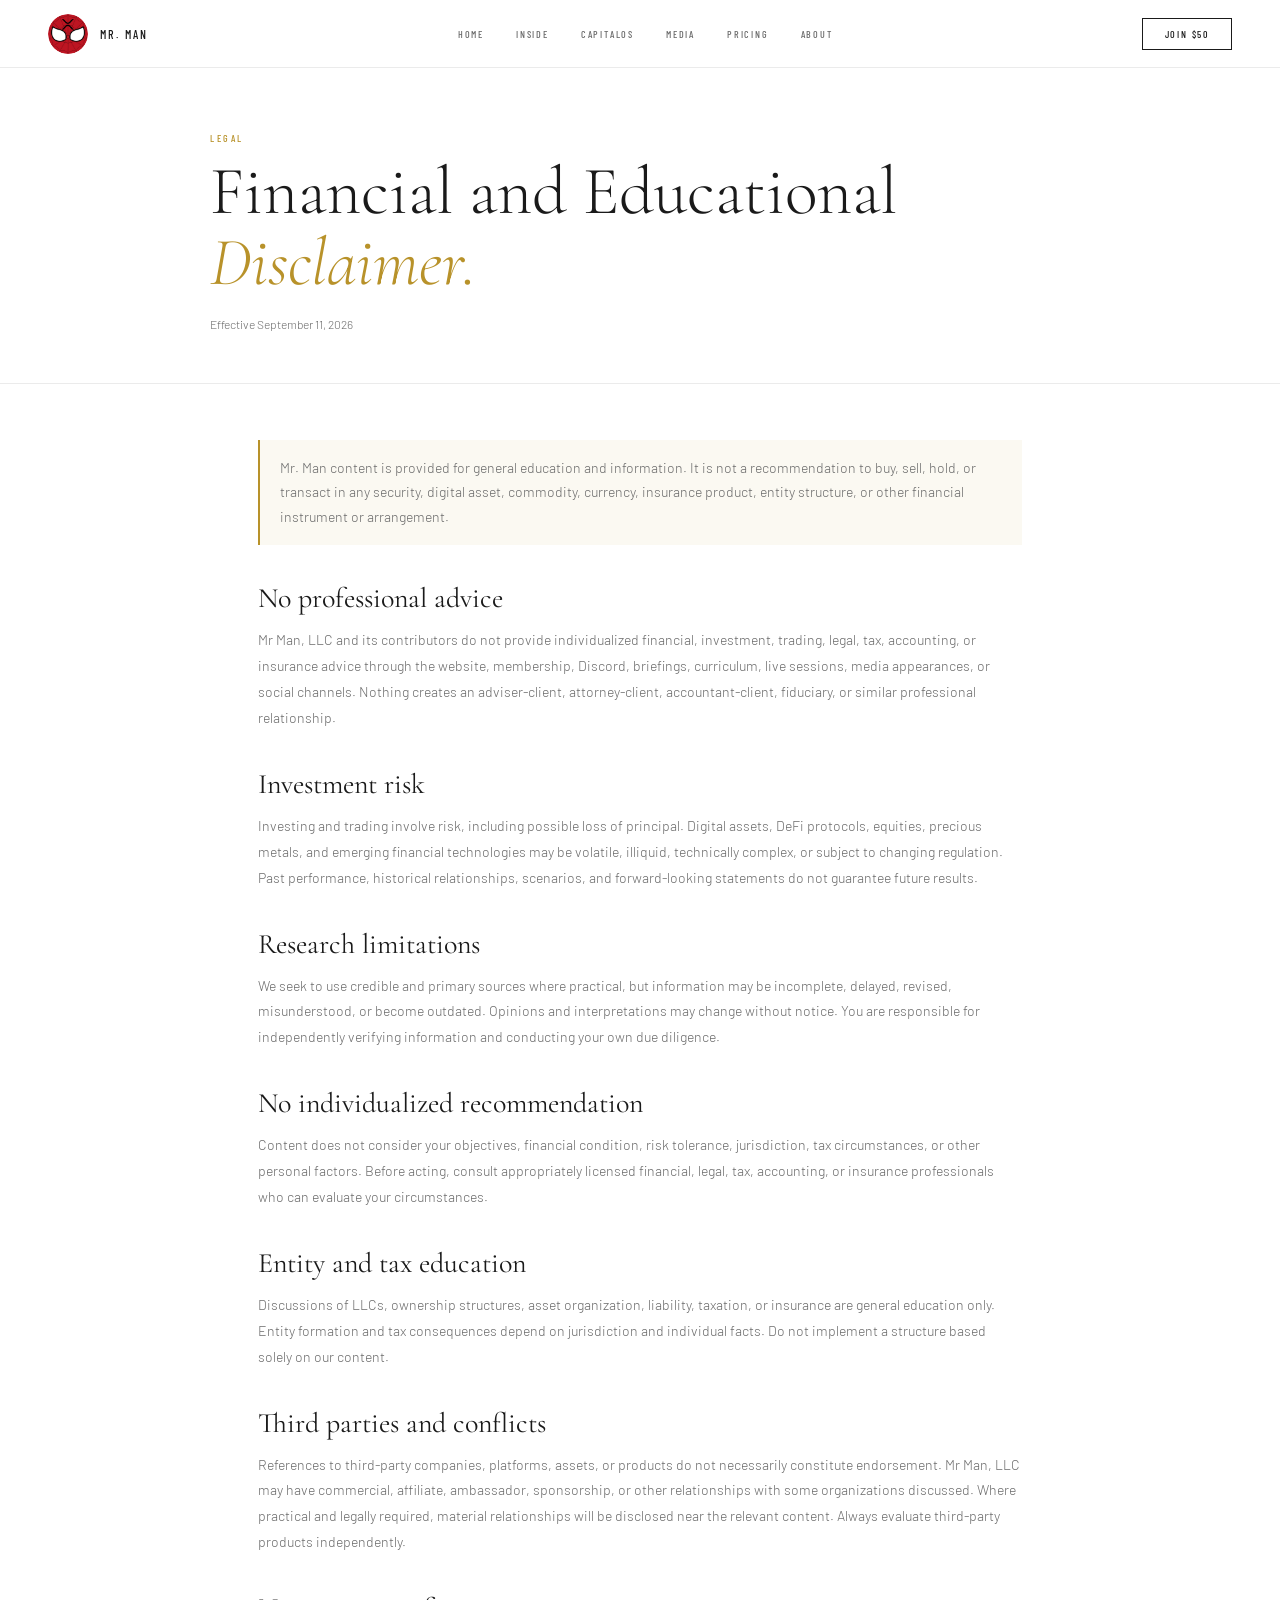
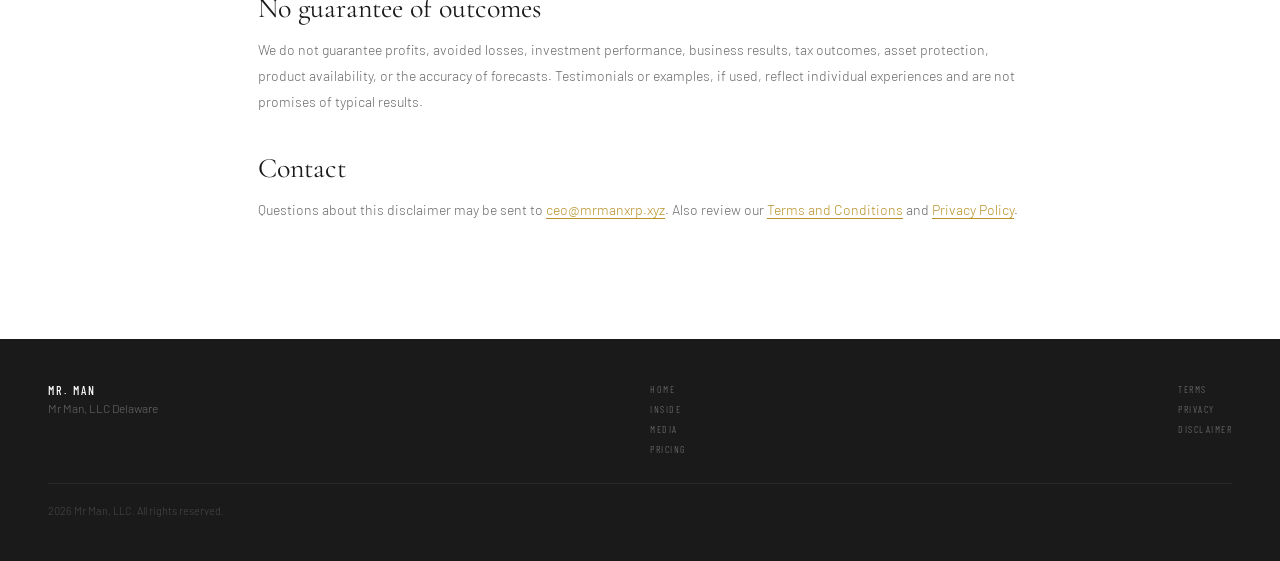
<file: disclaimer.html>
<!DOCTYPE html>
<html lang="en"><head><meta charset="UTF-8"><meta name="viewport" content="width=device-width, initial-scale=1.0"><meta name="color-scheme" content="light only"><title>Financial and Educational Disclaimer — Mr. Man</title><meta name="description" content="Important financial, investment, legal, tax, and educational disclaimers for Mr. Man content and membership."><link rel="canonical" href="https://mr-man.ca/disclaimer"><meta property="og:type" content="website"><meta property="og:site_name" content="Mr. Man"><meta property="og:title" content="Financial and Educational Disclaimer — Mr. Man"><meta property="og:description" content="Important risk and educational-use information for Mr. Man content."><meta property="og:url" content="https://mr-man.ca/disclaimer"><meta property="og:image" content="https://mr-man.ca/assets/logo.png"><link rel="preconnect" href="https://fonts.googleapis.com"><link href="https://fonts.googleapis.com/css2?family=Cormorant+Garamond:ital,wght@0,300;1,300&family=Barlow+Condensed:wght@400;500&family=Barlow:wght@300;400&display=swap" rel="stylesheet"><link rel="stylesheet" href="/assets/legal.css"></head>
<body><nav><a class="nav-logo" href="/"><img src="/assets/logo.png" alt="Mr. Man"><span class="nav-brand">Mr. Man</span></a><div class="nav-links" id="mobile-nav" aria-label="Mobile navigation"><a href="/">Home</a><a href="/inside">Inside</a><a href="/capitalos">CapitalOS</a><a href="/media">Media</a><a href="/pricing">Pricing</a><a href="/about">About</a></div><div class="nav-actions"><button type="button" class="nav-toggle" id="nav-toggle" aria-label="Open menu" aria-expanded="false" aria-controls="mobile-nav"><span class="nav-toggle-bar" aria-hidden="true"></span></button><a class="nav-cta" href="https://whop.com/mr-man-24bb/financial-intelligence-68/" target="_blank" rel="noopener">Join $50</a></div></nav>
<header class="hero"><div class="hero-inner"><div class="kicker">Legal</div><h1>Financial and Educational <em>Disclaimer.</em></h1><p class="effective">Effective September 11, 2026</p></div></header>
<main class="legal"><div class="notice">Mr. Man content is provided for general education and information. It is not a recommendation to buy, sell, hold, or transact in any security, digital asset, commodity, currency, insurance product, entity structure, or other financial instrument or arrangement.</div>
<section><h2>No professional advice</h2><p>Mr Man, LLC and its contributors do not provide individualized financial, investment, trading, legal, tax, accounting, or insurance advice through the website, membership, Discord, briefings, curriculum, live sessions, media appearances, or social channels. Nothing creates an adviser-client, attorney-client, accountant-client, fiduciary, or similar professional relationship.</p></section>
<section><h2>Investment risk</h2><p>Investing and trading involve risk, including possible loss of principal. Digital assets, DeFi protocols, equities, precious metals, and emerging financial technologies may be volatile, illiquid, technically complex, or subject to changing regulation. Past performance, historical relationships, scenarios, and forward-looking statements do not guarantee future results.</p></section>
<section><h2>Research limitations</h2><p>We seek to use credible and primary sources where practical, but information may be incomplete, delayed, revised, misunderstood, or become outdated. Opinions and interpretations may change without notice. You are responsible for independently verifying information and conducting your own due diligence.</p></section>
<section><h2>No individualized recommendation</h2><p>Content does not consider your objectives, financial condition, risk tolerance, jurisdiction, tax circumstances, or other personal factors. Before acting, consult appropriately licensed financial, legal, tax, accounting, or insurance professionals who can evaluate your circumstances.</p></section>
<section><h2>Entity and tax education</h2><p>Discussions of LLCs, ownership structures, asset organization, liability, taxation, or insurance are general education only. Entity formation and tax consequences depend on jurisdiction and individual facts. Do not implement a structure based solely on our content.</p></section>
<section><h2>Third parties and conflicts</h2><p>References to third-party companies, platforms, assets, or products do not necessarily constitute endorsement. Mr Man, LLC may have commercial, affiliate, ambassador, sponsorship, or other relationships with some organizations discussed. Where practical and legally required, material relationships will be disclosed near the relevant content. Always evaluate third-party products independently.</p></section>
<section><h2>No guarantee of outcomes</h2><p>We do not guarantee profits, avoided losses, investment performance, business results, tax outcomes, asset protection, product availability, or the accuracy of forecasts. Testimonials or examples, if used, reflect individual experiences and are not promises of typical results.</p></section>
<section><h2>Contact</h2><p>Questions about this disclaimer may be sent to <a href="mailto:ceo@mrmanxrp.xyz">ceo@mrmanxrp.xyz</a>. Also review our <a href="/terms">Terms and Conditions</a> and <a href="/privacy">Privacy Policy</a>.</p></section></main>
<footer><div class="foot-inner"><div><div class="foot-brand">Mr. Man</div><div class="foot-sub">Mr Man, LLC Delaware</div></div><div class="foot-links"><a href="/">Home</a><a href="/inside">Inside</a><a href="/media">Media</a><a href="/pricing">Pricing</a></div><div class="foot-links"><a href="/terms">Terms</a><a href="/privacy">Privacy</a><a href="/disclaimer">Disclaimer</a></div></div><div class="foot-copy">2026 Mr Man, LLC. All rights reserved.</div></footer><script src="/assets/mobile-nav.js"></script></body></html>
</file>
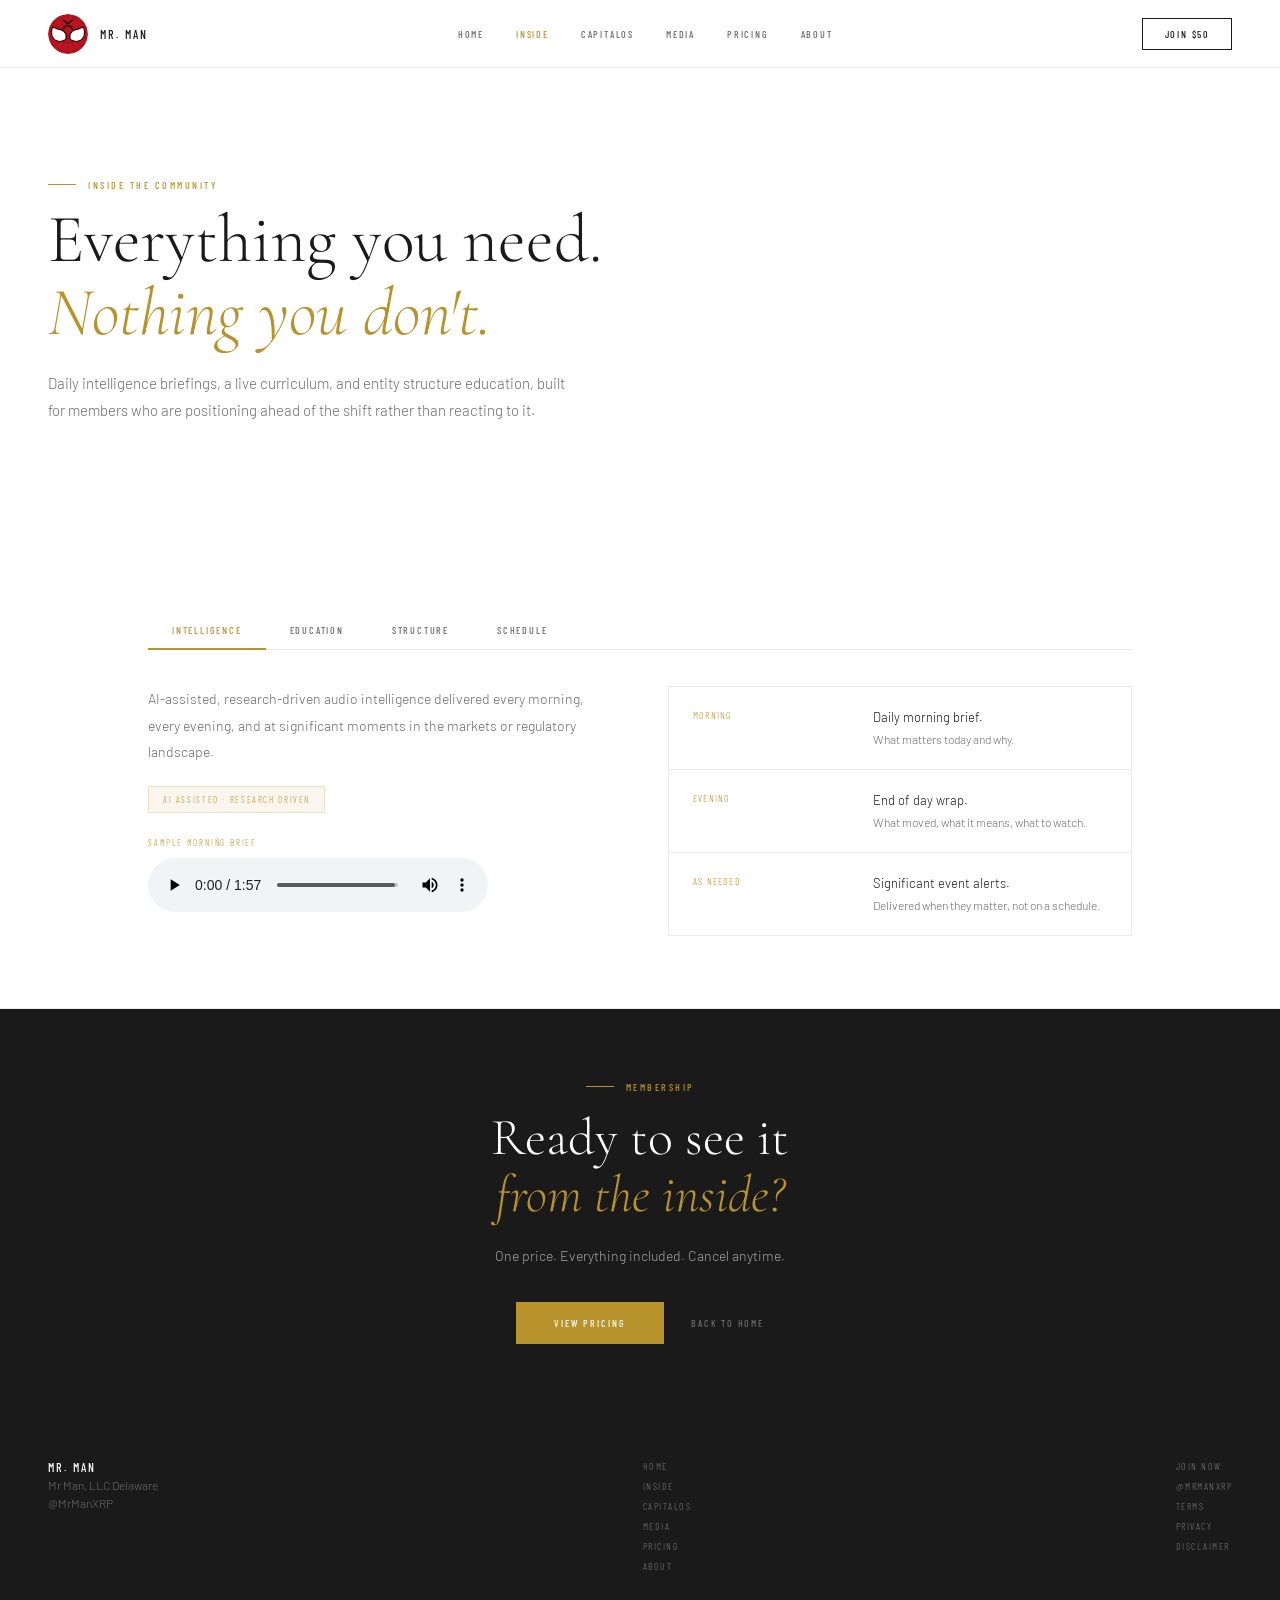
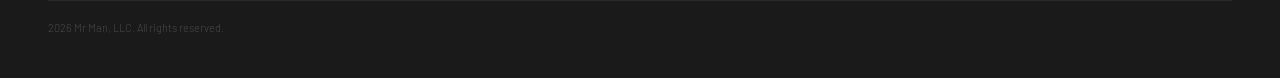
<file: inside.html>
<!DOCTYPE html>
<html lang="en">
<head>
<meta charset="UTF-8">
<meta name="viewport" content="width=device-width, initial-scale=1.0">
<meta name="color-scheme" content="light only">
<title>Inside the Community — Mr. Man</title>
<meta name="description" content="Daily research-driven intelligence briefings, a live curriculum, entity structure education, and a weekly schedule built for members positioning ahead of the monetary reset.">
<link rel="canonical" href="https://mr-man.ca/inside">
<meta property="og:type" content="website">
<meta property="og:site_name" content="Mr. Man">
<meta property="og:title" content="Inside the Community — Mr. Man">
<meta property="og:description" content="Daily research-driven intelligence briefings, a live curriculum, entity structure education, and a weekly schedule built for members positioning ahead of the monetary reset.">
<meta property="og:url" content="https://mr-man.ca/inside">
<meta property="og:image" content="https://mr-man.ca/assets/logo.png">
<meta name="twitter:card" content="summary">
<meta name="twitter:title" content="Inside the Community — Mr. Man">
<meta name="twitter:description" content="Daily briefings, a live curriculum, and structure education for members positioning ahead of the monetary reset.">
<meta name="twitter:image" content="https://mr-man.ca/assets/logo.png">
<link rel="preconnect" href="https://fonts.googleapis.com">
<link href="https://fonts.googleapis.com/css2?family=Cormorant+Garamond:ital,wght@0,300;0,400;1,300;1,400&family=Barlow+Condensed:wght@300;400;500&family=Barlow:wght@300;400&display=swap" rel="stylesheet">
<style>
*,*::before,*::after{box-sizing:border-box;margin:0;padding:0}
:root{--gold:#B8922A;--gold-pale:rgba(184,146,42,0.08);--ink:#1A1A1A;--grey:#6B6B6B;--gl:#767676;--border:rgba(0,0,0,0.08)}
html,body{background:#fff!important;color:var(--ink);font-family:'Barlow',sans-serif;font-weight:300;-webkit-font-smoothing:antialiased}
*{color-scheme:light!important}
a{text-decoration:none}

/* NAV */
nav{position:fixed;top:0;left:0;right:0;z-index:100;background:rgba(255,255,255,0.97);backdrop-filter:blur(8px);border-bottom:1px solid var(--border);display:flex;align-items:center;justify-content:space-between;padding:0 48px;height:68px}
.nav-logo{display:flex;align-items:center;gap:12px}
.nav-logo img{width:40px;height:40px;border-radius:50%;object-fit:cover}
.nav-brand{font-family:'Barlow Condensed',sans-serif;font-size:12px;font-weight:500;letter-spacing:0.2em;text-transform:uppercase;color:var(--ink)}
.nav-links{display:flex;gap:32px}
.nav-links a{font-family:'Barlow Condensed',sans-serif;font-size:10px;font-weight:500;letter-spacing:0.18em;text-transform:uppercase;color:var(--grey);transition:color 0.2s}
.nav-links a:hover{color:var(--gold)}
.nav-links a[aria-current="page"]{color:var(--gold)}
.nav-cta{font-family:'Barlow Condensed',sans-serif;font-size:10px;font-weight:500;letter-spacing:0.18em;text-transform:uppercase;color:var(--ink);border:1px solid var(--ink);padding:9px 22px;transition:all 0.2s}
.nav-cta:hover{background:var(--ink);color:#fff}
.nav-actions{display:flex;align-items:center;gap:12px}

/* MOBILE NAV TOGGLE (hidden above 768px; see MOBILE block) */
.nav-toggle{display:none;position:relative;width:36px;height:36px;flex-shrink:0;background:none;border:1px solid var(--border);padding:0;cursor:pointer;transition:border-color 0.2s}
.nav-toggle:hover{border-color:var(--ink)}
.nav-toggle-bar{position:absolute;top:17px;left:9px;width:18px;height:1px;background:var(--ink);transition:transform 0.25s ease,background-color 0.2s ease}
.nav-toggle-bar::before,.nav-toggle-bar::after{content:'';position:absolute;left:0;width:18px;height:1px;background:var(--ink);transition:transform 0.25s ease}
.nav-toggle-bar::before{top:-6px}
.nav-toggle-bar::after{top:6px}
.nav-toggle[aria-expanded="true"] .nav-toggle-bar{background:transparent}
.nav-toggle[aria-expanded="true"] .nav-toggle-bar::before{transform:translateY(6px) rotate(45deg)}
.nav-toggle[aria-expanded="true"] .nav-toggle-bar::after{transform:translateY(-6px) rotate(-45deg)}

/* HERO */
.hero{min-height:60vh;display:flex;align-items:center;padding:120px 48px 56px;position:relative;overflow:hidden}
.hero-bg{position:absolute;top:0;right:0;width:50%;height:100%;background:repeating-linear-gradient(45deg,transparent,transparent 40px,rgba(184,146,42,0.03) 40px,rgba(184,146,42,0.03) 41px);pointer-events:none}
.hero-content{max-width:680px;position:relative;z-index:1}
.kicker{font-family:'Barlow Condensed',sans-serif;font-size:10px;font-weight:500;letter-spacing:0.25em;text-transform:uppercase;color:var(--gold);margin-bottom:12px;display:flex;align-items:center;gap:12px}
.kicker::before{content:'';width:28px;height:1px;background:var(--gold)}
h1{font-family:'Cormorant Garamond',serif;font-size:clamp(40px,5.5vw,68px);font-weight:300;line-height:1.08;color:var(--ink);margin-bottom:20px}
h1 em{font-style:italic;color:var(--gold)}
.hero-desc{font-size:15px;font-weight:300;line-height:1.85;color:var(--grey);max-width:520px}

/* SECTIONS */
.sec{border-bottom:1px solid var(--border);background:#fff!important}
.sec-inner{max-width:1080px;margin:0 auto;padding:72px 48px}
.sec h2{font-family:'Cormorant Garamond',serif;font-size:clamp(28px,3.5vw,44px);font-weight:300;line-height:1.1;color:var(--ink);margin-bottom:16px}
.sec h2 em{font-style:italic;color:var(--gold)}
.two{display:grid;grid-template-columns:1fr 1fr;gap:56px;align-items:start}

/* TABS */
.tabs-nav{display:flex;border-bottom:1px solid var(--border);margin-bottom:36px;flex-wrap:wrap}
.tbtn{font-family:'Barlow Condensed',sans-serif;font-size:10px;font-weight:500;letter-spacing:0.18em;text-transform:uppercase;color:var(--grey);background:none;border:none;border-bottom:2px solid transparent;padding:12px 24px;cursor:pointer;margin-bottom:-1px;transition:all 0.2s}
.tbtn.on{color:var(--gold);border-bottom-color:var(--gold)}
.tbtn:hover{color:var(--gold)}
.tpane{display:none}
.tpane.on{display:block}

/* SCHEDULE */
.sched{border:1px solid var(--border)}
.srow{display:grid;grid-template-columns:160px 1fr;gap:20px;padding:20px 24px;border-bottom:1px solid var(--border)}
.srow:last-child{border-bottom:none}
.swhen{font-family:'Barlow Condensed',sans-serif;font-size:10px;letter-spacing:0.12em;text-transform:uppercase;color:var(--gold);line-height:1.6}
.swhat{font-size:13px;font-weight:300;color:var(--ink);line-height:1.6}
.swhat span{font-size:12px;color:var(--grey);display:block;margin-top:2px}

/* CREDS */
.creds{display:flex;flex-direction:column;gap:16px}
.cred{display:flex;gap:12px;align-items:flex-start}
.cdot{width:5px;height:5px;background:var(--gold);border-radius:50%;flex-shrink:0;margin-top:6px}
.ctitle{font-family:'Barlow Condensed',sans-serif;font-size:11px;font-weight:500;letter-spacing:0.1em;text-transform:uppercase;color:var(--ink);margin-bottom:2px}
.cdesc{font-size:12px;font-weight:300;color:var(--grey);line-height:1.7}

.btn-gold{display:inline-block;background:var(--gold);color:#fff;font-family:'Barlow Condensed',sans-serif;font-size:10px;font-weight:500;letter-spacing:0.2em;text-transform:uppercase;padding:15px 38px;transition:background 0.2s}
.btn-gold:hover{background:#9a7820}
.btn-text{font-family:'Barlow Condensed',sans-serif;font-size:10px;font-weight:500;letter-spacing:0.18em;text-transform:uppercase;color:var(--grey);margin-left:24px;transition:color 0.2s}
.btn-text:hover{color:var(--gold)}

/* CLOSING CTA */
.dark{background:var(--ink)!important;padding:72px 48px;text-align:center}
.dark-inner{max-width:580px;margin:0 auto}
.dark .kicker{color:var(--gold);justify-content:center}
.dark h2{font-family:'Cormorant Garamond',serif;font-size:clamp(28px,4.5vw,52px);font-weight:300;line-height:1.1;color:#fff;margin:16px 0 20px}
.dark h2 em{font-style:italic;color:var(--gold)}
.dark p{font-size:14px;font-weight:300;line-height:1.9;color:rgba(255,255,255,0.6);margin-bottom:32px}

/* FOOTER */
footer{background:var(--ink);padding:44px 48px}
.foot-inner{display:flex;justify-content:space-between;align-items:flex-start;flex-wrap:wrap;gap:28px}
.foot-brand{font-family:'Barlow Condensed',sans-serif;font-size:12px;font-weight:500;letter-spacing:0.2em;text-transform:uppercase;color:#fff;margin-bottom:4px}
.foot-sub{font-size:12px;font-weight:300;color:rgba(255,255,255,0.35)}
.foot-links{display:flex;flex-direction:column;gap:8px}
.foot-links a{font-family:'Barlow Condensed',sans-serif;font-size:10px;letter-spacing:0.15em;text-transform:uppercase;color:rgba(255,255,255,0.4);transition:color 0.2s}
.foot-links a:hover{color:var(--gold)}
.foot-copy{font-size:11px;font-weight:300;color:rgba(255,255,255,0.2);margin-top:28px;padding-top:20px;border-top:1px solid rgba(255,255,255,0.07)}

/* REVEAL */
.reveal{opacity:0;transform:translateY(18px);transition:opacity 0.6s,transform 0.6s}
.reveal.on{opacity:1;transform:none}
.d1{transition-delay:0.1s}.d2{transition-delay:0.2s}

/* FOCUS */
a:focus-visible,button:focus-visible{outline:2px solid var(--gold);outline-offset:2px}

/* REDUCED MOTION */
@media(prefers-reduced-motion:reduce){
  .reveal{opacity:1;transform:none;transition:none}
  .nav-toggle-bar,.nav-toggle-bar::before,.nav-toggle-bar::after{transition:none}
}

/* MOBILE */
@media(max-width:768px){
  nav{padding:0 20px}
  .nav-toggle{display:block}
  .nav-links{display:flex;flex-direction:column;position:fixed;top:68px;left:0;right:0;background:#fff;border-bottom:1px solid var(--border);box-shadow:0 12px 24px rgba(0,0,0,0.08);max-height:0;overflow-y:auto;opacity:0;visibility:hidden;transition:max-height 0.3s ease,opacity 0.25s ease;z-index:99}
  .nav-links.open{max-height:min(480px,calc(100vh - 84px));opacity:1;visibility:visible}
  .nav-links a{padding:16px 20px;font-size:12px;border-bottom:1px solid var(--border)}
  .nav-links a:last-child{border-bottom:none}
  .hero{padding:104px 20px 40px}
  .dark{padding:56px 20px}
  .sec-inner{padding:56px 20px}
  .two{grid-template-columns:1fr;gap:36px}
  .srow{grid-template-columns:1fr;gap:4px}
  footer{padding:36px 20px}.foot-inner{flex-direction:column}
}

@media(max-width:340px){
  nav{padding:0 12px}.nav-brand{display:none}.nav-actions{gap:8px}.nav-cta{padding:9px 14px}
}

@media(max-width:768px) and (prefers-reduced-motion:reduce){
  .nav-links{transition:none}
}
</style>
</head>
<body>

<!-- NAV -->
<nav>
  <a class="nav-logo" href="/">
    <img src="assets/logo.png" alt="Mr. Man">
    <span class="nav-brand">Mr. Man</span>
  </a>
  <div class="nav-links" id="mobile-nav" aria-label="Mobile navigation">
    <a href="/">Home</a>
    <a href="/inside" aria-current="page">Inside</a>
    <a href="/capitalos">CapitalOS</a>
    <a href="/media">Media</a>
    <a href="/pricing">Pricing</a>
    <a href="/about">About</a>
  </div>
  <div class="nav-actions">
    <button type="button" class="nav-toggle" id="nav-toggle" aria-label="Open menu" aria-expanded="false" aria-controls="mobile-nav">
      <span class="nav-toggle-bar" aria-hidden="true"></span>
    </button>
    <a class="nav-cta" href="https://whop.com/mr-man-24bb/financial-intelligence-68/" target="_blank" rel="noopener">Join $50</a>
  </div>
</nav>

<!-- HERO -->
<div class="hero">
  <div class="hero-bg"></div>
  <div class="hero-content">
    <div class="kicker reveal">Inside the Community</div>
    <h1 class="reveal d1">Everything you need.<br><em>Nothing you don't.</em></h1>
    <p class="hero-desc reveal d2">Daily intelligence briefings, a live curriculum, and entity structure education, built for members who are positioning ahead of the shift rather than reacting to it.</p>
  </div>
</div>

<!-- CONTENT -->
<section class="sec" id="content">
  <div class="sec-inner">
    <div class="tabs-nav reveal" role="tablist" aria-label="Inside the community">
      <button type="button" class="tbtn on" id="tab-button-intelligence" role="tab" aria-selected="true" aria-controls="tab-intelligence" tabindex="0" onclick="switchTab(this,'intelligence')">Intelligence</button>
      <button type="button" class="tbtn" id="tab-button-education" role="tab" aria-selected="false" aria-controls="tab-education" tabindex="-1" onclick="switchTab(this,'education')">Education</button>
      <button type="button" class="tbtn" id="tab-button-structure" role="tab" aria-selected="false" aria-controls="tab-structure" tabindex="-1" onclick="switchTab(this,'structure')">Structure</button>
      <button type="button" class="tbtn" id="tab-button-schedule" role="tab" aria-selected="false" aria-controls="tab-schedule" tabindex="-1" onclick="switchTab(this,'schedule')">Schedule</button>
    </div>

    <div class="tpane on" id="tab-intelligence" role="tabpanel" aria-labelledby="tab-button-intelligence" tabindex="0">
      <div class="two">
        <div>
          <p style="font-size:14px;font-weight:300;line-height:1.9;color:var(--grey);margin-bottom:20px;">AI-assisted, research-driven audio intelligence delivered every morning, every evening, and at significant moments in the markets or regulatory landscape.</p>
          <div style="display:inline-flex;align-items:center;background:var(--gold-pale);border:1px solid rgba(184,146,42,0.2);padding:7px 14px;margin-bottom:24px;">
            <span style="font-family:'Barlow Condensed',sans-serif;font-size:9px;letter-spacing:0.18em;text-transform:uppercase;color:var(--gold);">AI Assisted &middot; Research Driven</span>
          </div>
          <div>
            <div style="font-family:'Barlow Condensed',sans-serif;font-size:9px;letter-spacing:0.2em;text-transform:uppercase;color:var(--gold);margin-bottom:10px;">Sample Morning Brief</div>
            <audio controls style="width:100%;max-width:340px;accent-color:var(--gold);"><source src="assets/sample-morning-brief.mp3" type="audio/mpeg">Your browser does not support audio.</audio>
          </div>
        </div>
        <div class="sched">
          <div class="srow"><div class="swhen">Morning</div><div class="swhat">Daily morning brief.<span>What matters today and why.</span></div></div>
          <div class="srow"><div class="swhen">Evening</div><div class="swhat">End of day wrap.<span>What moved, what it means, what to watch.</span></div></div>
          <div class="srow"><div class="swhen">As Needed</div><div class="swhat">Significant event alerts.<span>Delivered when they matter, not on a schedule.</span></div></div>
        </div>
      </div>
    </div>

    <div class="tpane" id="tab-education" role="tabpanel" aria-labelledby="tab-button-education" tabindex="0">
      <div class="two">
        <div>
          <p style="font-size:14px;font-weight:300;line-height:1.9;color:var(--grey);margin-bottom:24px;">The curriculum is live inside the community under School. History of money, cryptocurrency fundamentals, digital assets, CBDC use cases, and positioning metrics. PDFs, videos, conferences, and live interactions.</p>
          <a href="https://whop.com/mr-man-24bb/financial-intelligence-68/" target="_blank" rel="noopener" class="btn-gold">Access the Curriculum</a>
        </div>
        <div class="sched">
          <div class="srow"><div class="swhen">Module I</div><div class="swhat">History of Money<span>Commodity money to Bretton Woods to what comes next.</span></div></div>
          <div class="srow"><div class="swhen">Module II</div><div class="swhat">Cryptocurrency Fundamentals<span>What blockchain is, use cases, how digital assets function.</span></div></div>
          <div class="srow"><div class="swhen">Module III</div><div class="swhat">Digital Money and CBDCs<span>Central bank currencies, jurisdictions, and implications.</span></div></div>
          <div class="srow"><div class="swhen">Module IV</div><div class="swhat">Positioning Metrics<span>Proven frameworks for early positioning with conviction.</span></div></div>
        </div>
      </div>
    </div>

    <div class="tpane" id="tab-structure" role="tabpanel" aria-labelledby="tab-button-structure" tabindex="0">
      <div class="two">
        <div>
          <p style="font-size:14px;font-weight:300;line-height:1.9;color:var(--grey);margin-bottom:8px;">Ownership structure can be as important as the assets themselves.</p>
          <p style="font-size:14px;font-weight:300;line-height:1.9;color:var(--grey);margin-bottom:24px;">We provide general education on LLC formation, entity architecture, asset migration, and the questions to discuss with qualified legal and tax advisers.</p>
          <a href="https://whop.com/mr-man-24bb/financial-intelligence-68/" target="_blank" rel="noopener" class="btn-gold">Join to Learn Structure</a>
        </div>
        <div class="creds">
          <div class="cred"><div class="cdot"></div><div><div class="ctitle">LLC Formation</div><div class="cdesc">Why entities exist, how to form them, what belongs inside them.</div></div></div>
          <div class="cred"><div class="cdot"></div><div><div class="ctitle">Asset Migration</div><div class="cdesc">General considerations when evaluating whether assets belong personally or within an entity.</div></div></div>
          <div class="cred"><div class="cdot"></div><div><div class="ctitle">Tax Considerations</div><div class="cdesc">How entity structure can affect tax obligations and which questions require professional advice.</div></div></div>
          <div class="cred"><div class="cdot"></div><div><div class="ctitle">Infinite Banking</div><div class="cdesc">How whole-life insurance structures are presented and the tradeoffs to evaluate with a licensed professional.</div></div></div>
        </div>
      </div>
    </div>

    <div class="tpane" id="tab-schedule" role="tabpanel" aria-labelledby="tab-button-schedule" tabindex="0">
      <div class="sched">
        <div class="srow"><div class="swhen">Daily</div><div class="swhat">Intelligence Briefings<span>Morning, evening, and significant event alerts.</span></div></div>
        <div class="srow"><div class="swhen">Wednesday 7:30 PM ET</div><div class="swhat">DeFi Wednesdays<span>Live with <a href="https://x.com/FlareForward" target="_blank" rel="noopener" style="color:var(--gold);">@FlareForward</a>. DeFi deep dives and positioning.</span></div></div>
        <div class="srow"><div class="swhen">Friday 7:30 PM ET</div><div class="swhat">War Room Fridays<span>End-of-week analysis. What happened and what it means.</span></div></div>
        <div class="srow"><div class="swhen">Month End</div><div class="swhat">Monthly LLC Meeting<span>General education on entity structure, capital organization, and risk management.</span></div></div>
        <div class="srow"><div class="swhen">Always On</div><div class="swhat">School<span>Full curriculum live. PDFs, videos, and more.</span></div></div>
      </div>
    </div>
  </div>
</section>

<!-- CLOSING CTA -->
<div class="dark">
  <div class="dark-inner reveal">
    <div class="kicker">Membership</div>
    <h2>Ready to see it<br><em>from the inside?</em></h2>
    <p>One price. Everything included. Cancel anytime.</p>
    <a href="/pricing" class="btn-gold">View Pricing</a>
    <a href="/" class="btn-text">Back to Home</a>
  </div>
</div>

<!-- FOOTER -->
<footer>
  <div class="foot-inner">
    <div>
      <div class="foot-brand">Mr. Man</div>
      <div class="foot-sub">Mr Man, LLC Delaware</div>
      <div class="foot-sub" style="margin-top:4px;"><a href="https://x.com/MrManXRP" target="_blank" rel="noopener" style="color:rgba(255,255,255,0.35);">@MrManXRP</a></div>
    </div>
    <div class="foot-links">
      <a href="/">Home</a>
      <a href="/inside">Inside</a>
      <a href="/capitalos">CapitalOS</a>
      <a href="/media">Media</a>
      <a href="/pricing">Pricing</a>
      <a href="/about">About</a>
    </div>
    <div class="foot-links">
      <a href="https://whop.com/mr-man-24bb/financial-intelligence-68/" target="_blank" rel="noopener">Join Now</a>
      <a href="https://x.com/MrManXRP" target="_blank" rel="noopener">@MrManXRP</a>
      <a href="/terms">Terms</a>
      <a href="/privacy">Privacy</a>
      <a href="/disclaimer">Disclaimer</a>
    </div>
  </div>
  <div class="foot-copy">2026 Mr Man, LLC. All rights reserved.</div>
</footer>

<script src="assets/mobile-nav.js"></script>
<script>
// Reveal
const obs=new IntersectionObserver(e=>e.forEach(x=>{if(x.isIntersecting)x.target.classList.add('on')},{threshold:0.1}));
document.querySelectorAll('.reveal').forEach(r=>obs.observe(r));

// Tabs
function switchTab(btn,name){
  document.querySelectorAll('.tpane').forEach(p=>p.classList.remove('on'));
  document.querySelectorAll('.tbtn').forEach(b=>{
    b.classList.remove('on');
    b.setAttribute('aria-selected','false');
    b.tabIndex=-1;
  });
  document.getElementById('tab-'+name).classList.add('on');
  btn.classList.add('on');
  btn.setAttribute('aria-selected','true');
  btn.tabIndex=0;
}

const tabButtons=[...document.querySelectorAll('[role="tab"]')];
tabButtons.forEach((tab,index)=>tab.addEventListener('keydown',event=>{
  let nextIndex;
  if(event.key==='ArrowRight') nextIndex=(index+1)%tabButtons.length;
  else if(event.key==='ArrowLeft') nextIndex=(index+tabButtons.length-1)%tabButtons.length;
  else if(event.key==='Home') nextIndex=0;
  else if(event.key==='End') nextIndex=tabButtons.length-1;
  else return;
  event.preventDefault();
  const next=tabButtons[nextIndex];
  switchTab(next,next.getAttribute('aria-controls').replace('tab-',''));
  next.focus();
}));
</script>
</body>
</html>
</file>
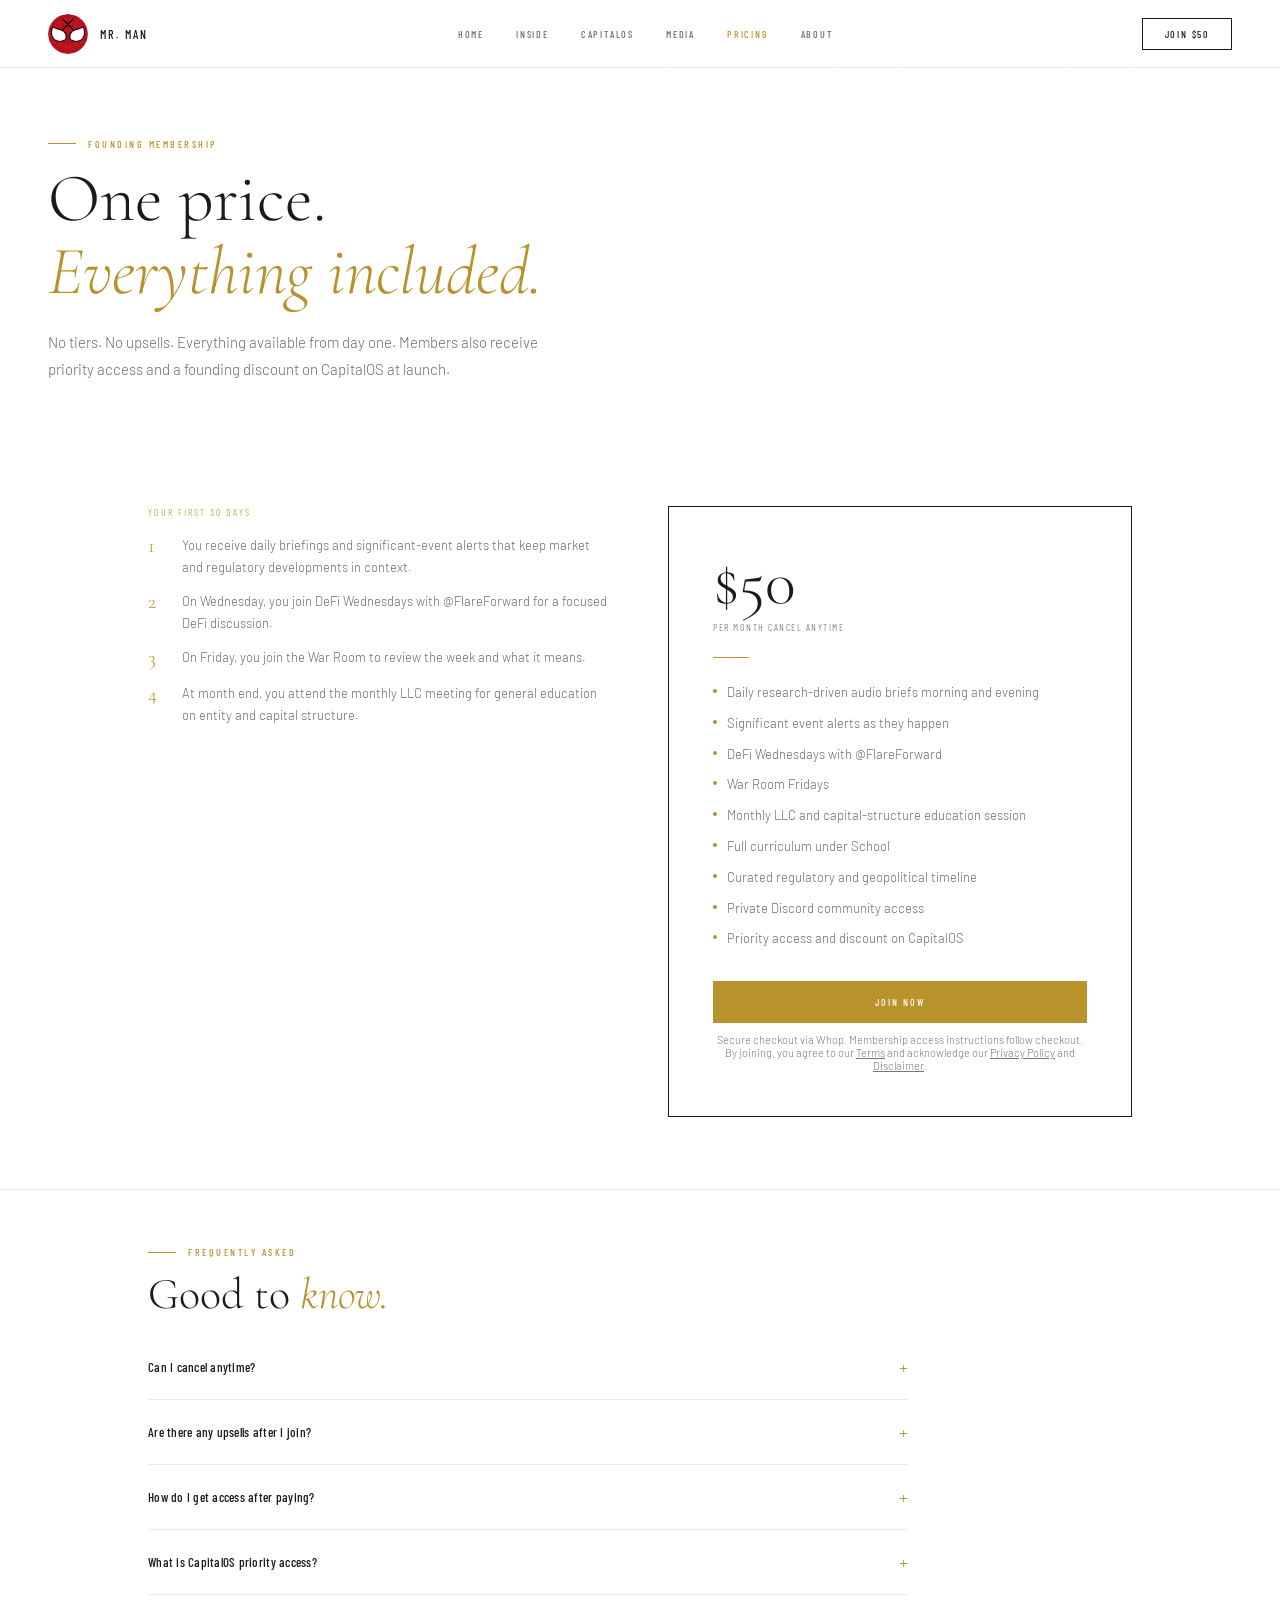
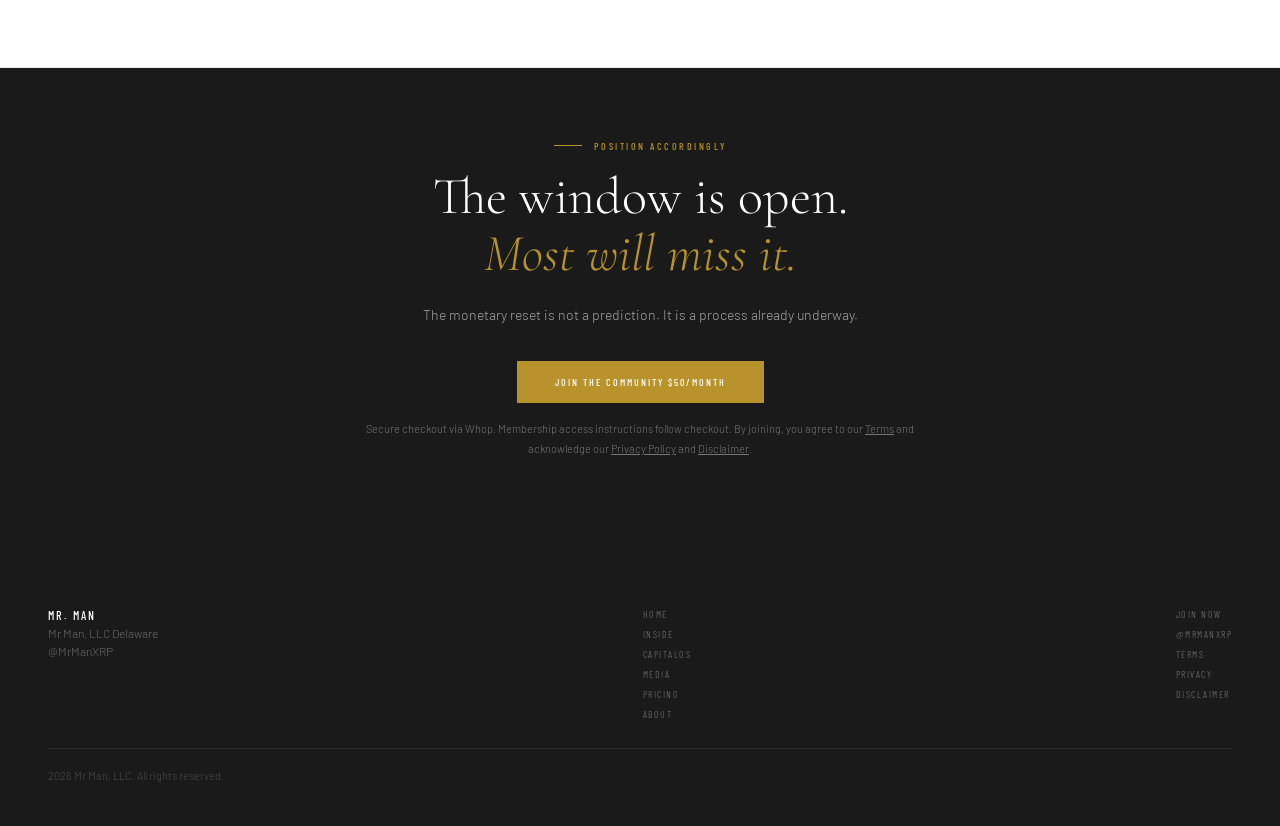
<file: pricing.html>
<!DOCTYPE html>
<html lang="en">
<head>
<meta charset="UTF-8">
<meta name="viewport" content="width=device-width, initial-scale=1.0">
<meta name="color-scheme" content="light only">
<title>Pricing — Mr. Man</title>
<meta name="description" content="Founding membership, $50 per month, cancel anytime. Daily intelligence briefs, live sessions, entity structure education, and full curriculum access.">
<link rel="canonical" href="https://mr-man.ca/pricing">
<meta property="og:type" content="website">
<meta property="og:site_name" content="Mr. Man">
<meta property="og:title" content="Pricing — Mr. Man">
<meta property="og:description" content="Founding membership, $50 per month, cancel anytime. Daily intelligence briefs, live sessions, entity structure education, and full curriculum access.">
<meta property="og:url" content="https://mr-man.ca/pricing">
<meta property="og:image" content="https://mr-man.ca/assets/logo.png">
<meta name="twitter:card" content="summary">
<meta name="twitter:title" content="Pricing — Mr. Man">
<meta name="twitter:description" content="Founding membership, $50 per month, cancel anytime. Everything included from day one.">
<meta name="twitter:image" content="https://mr-man.ca/assets/logo.png">
<link rel="preconnect" href="https://fonts.googleapis.com">
<link href="https://fonts.googleapis.com/css2?family=Cormorant+Garamond:ital,wght@0,300;0,400;1,300;1,400&family=Barlow+Condensed:wght@300;400;500&family=Barlow:wght@300;400&display=swap" rel="stylesheet">
<style>
*,*::before,*::after{box-sizing:border-box;margin:0;padding:0}
:root{--gold:#B8922A;--gold-pale:rgba(184,146,42,0.08);--ink:#1A1A1A;--grey:#6B6B6B;--gl:#767676;--border:rgba(0,0,0,0.08)}
html,body{background:#fff!important;color:var(--ink);font-family:'Barlow',sans-serif;font-weight:300;-webkit-font-smoothing:antialiased}
*{color-scheme:light!important}
a{text-decoration:none}

/* NAV */
nav{position:fixed;top:0;left:0;right:0;z-index:100;background:rgba(255,255,255,0.97);backdrop-filter:blur(8px);border-bottom:1px solid var(--border);display:flex;align-items:center;justify-content:space-between;padding:0 48px;height:68px}
.nav-logo{display:flex;align-items:center;gap:12px}
.nav-logo img{width:40px;height:40px;border-radius:50%;object-fit:cover}
.nav-brand{font-family:'Barlow Condensed',sans-serif;font-size:12px;font-weight:500;letter-spacing:0.2em;text-transform:uppercase;color:var(--ink)}
.nav-links{display:flex;gap:32px}
.nav-links a{font-family:'Barlow Condensed',sans-serif;font-size:10px;font-weight:500;letter-spacing:0.18em;text-transform:uppercase;color:var(--grey);transition:color 0.2s}
.nav-links a:hover{color:var(--gold)}
.nav-links a[aria-current="page"]{color:var(--gold)}
.nav-cta{font-family:'Barlow Condensed',sans-serif;font-size:10px;font-weight:500;letter-spacing:0.18em;text-transform:uppercase;color:var(--ink);border:1px solid var(--ink);padding:9px 22px;transition:all 0.2s}
.nav-cta:hover{background:var(--ink);color:#fff}
.nav-actions{display:flex;align-items:center;gap:12px}

/* MOBILE NAV TOGGLE (hidden above 768px; see MOBILE block) */
.nav-toggle{display:none;position:relative;width:36px;height:36px;flex-shrink:0;background:none;border:1px solid var(--border);padding:0;cursor:pointer;transition:border-color 0.2s}
.nav-toggle:hover{border-color:var(--ink)}
.nav-toggle-bar{position:absolute;top:17px;left:9px;width:18px;height:1px;background:var(--ink);transition:transform 0.25s ease,background-color 0.2s ease}
.nav-toggle-bar::before,.nav-toggle-bar::after{content:'';position:absolute;left:0;width:18px;height:1px;background:var(--ink);transition:transform 0.25s ease}
.nav-toggle-bar::before{top:-6px}
.nav-toggle-bar::after{top:6px}
.nav-toggle[aria-expanded="true"] .nav-toggle-bar{background:transparent}
.nav-toggle[aria-expanded="true"] .nav-toggle-bar::before{transform:translateY(6px) rotate(45deg)}
.nav-toggle[aria-expanded="true"] .nav-toggle-bar::after{transform:translateY(-6px) rotate(-45deg)}

/* HERO */
.hero{min-height:50vh;display:flex;align-items:center;padding:120px 48px 48px;position:relative;overflow:hidden}
.hero-bg{position:absolute;top:0;right:0;width:50%;height:100%;background:repeating-linear-gradient(45deg,transparent,transparent 40px,rgba(184,146,42,0.03) 40px,rgba(184,146,42,0.03) 41px);pointer-events:none}
.hero-content{max-width:680px;position:relative;z-index:1}
.kicker{font-family:'Barlow Condensed',sans-serif;font-size:10px;font-weight:500;letter-spacing:0.25em;text-transform:uppercase;color:var(--gold);margin-bottom:12px;display:flex;align-items:center;gap:12px}
.kicker::before{content:'';width:28px;height:1px;background:var(--gold)}
h1{font-family:'Cormorant Garamond',serif;font-size:clamp(40px,5.5vw,68px);font-weight:300;line-height:1.08;color:var(--ink);margin-bottom:20px}
h1 em{font-style:italic;color:var(--gold)}
.hero-desc{font-size:15px;font-weight:300;line-height:1.85;color:var(--grey);max-width:520px}

/* SECTIONS */
.sec{border-bottom:1px solid var(--border);background:#fff!important}
.sec-inner{max-width:1080px;margin:0 auto;padding:56px 48px 72px}
.sec h2{font-family:'Cormorant Garamond',serif;font-size:clamp(28px,3.5vw,44px);font-weight:300;line-height:1.1;color:var(--ink);margin-bottom:16px}
.sec h2 em{font-style:italic;color:var(--gold)}
.sec-desc{font-size:14px;font-weight:300;line-height:1.9;color:var(--grey);max-width:520px;margin-bottom:36px}
.two{display:grid;grid-template-columns:1fr 1fr;gap:56px;align-items:start}

/* PRICING */
.price-card{border:1px solid var(--ink);padding:44px}
.price-amt{font-family:'Cormorant Garamond',serif;font-size:64px;font-weight:300;color:var(--ink);line-height:1}
.price-per{font-family:'Barlow Condensed',sans-serif;font-size:10px;letter-spacing:0.15em;text-transform:uppercase;color:var(--grey);margin-top:6px}
.price-div{width:36px;height:1px;background:var(--gold);margin:24px 0}
.pfeats{display:flex;flex-direction:column;gap:10px;margin-bottom:32px}
.pfeat{display:flex;align-items:flex-start;gap:10px;font-size:13px;font-weight:300;color:var(--grey);line-height:1.6}
.pfeat::before{content:'';width:4px;height:4px;background:var(--gold);border-radius:50%;flex-shrink:0;margin-top:7px}

.btn-gold{display:inline-block;background:var(--gold);color:#fff;font-family:'Barlow Condensed',sans-serif;font-size:10px;font-weight:500;letter-spacing:0.2em;text-transform:uppercase;padding:15px 38px;transition:background 0.2s}
.btn-gold:hover{background:#9a7820}
.btn-text{font-family:'Barlow Condensed',sans-serif;font-size:10px;font-weight:500;letter-spacing:0.18em;text-transform:uppercase;color:var(--grey);margin-left:24px;transition:color 0.2s}
.btn-text:hover{color:var(--gold)}

/* JOURNEY */
.journey{display:flex;flex-direction:column;gap:12px}
.jrow{display:flex;gap:14px}
.jnum{font-family:'Cormorant Garamond',serif;font-size:20px;color:var(--gold);flex-shrink:0;width:20px}
.jtext{font-size:13px;font-weight:300;color:var(--grey);line-height:1.7}

/* FAQ */
.faq-list{max-width:760px}
.faq-item{border-bottom:1px solid var(--border)}
.faq-item summary{list-style:none;cursor:pointer;padding:22px 0;display:flex;justify-content:space-between;align-items:center;gap:20px;font-family:'Barlow Condensed',sans-serif;font-size:13px;font-weight:500;letter-spacing:0.02em;color:var(--ink)}
.faq-item summary::-webkit-details-marker{display:none}
.faq-icon{color:var(--gold);font-size:20px;font-weight:300;line-height:1;flex-shrink:0;transition:transform 0.2s}
.faq-item[open] .faq-icon{transform:rotate(45deg)}
.faq-answer{font-size:13px;font-weight:300;line-height:1.85;color:var(--grey);padding-bottom:22px;max-width:640px}

/* CLOSING CTA */
.dark{background:var(--ink)!important;padding:72px 48px;text-align:center}
.dark-inner{max-width:580px;margin:0 auto}
.dark .kicker{color:var(--gold);justify-content:center}
.dark h2{font-family:'Cormorant Garamond',serif;font-size:clamp(28px,4.5vw,52px);font-weight:300;line-height:1.1;color:#fff;margin:16px 0 20px}
.dark h2 em{font-style:italic;color:var(--gold)}
.dark p{font-size:14px;font-weight:300;line-height:1.9;color:rgba(255,255,255,0.6);margin-bottom:32px}

/* FOOTER */
footer{background:var(--ink);padding:44px 48px}
.foot-inner{display:flex;justify-content:space-between;align-items:flex-start;flex-wrap:wrap;gap:28px}
.foot-brand{font-family:'Barlow Condensed',sans-serif;font-size:12px;font-weight:500;letter-spacing:0.2em;text-transform:uppercase;color:#fff;margin-bottom:4px}
.foot-sub{font-size:12px;font-weight:300;color:rgba(255,255,255,0.35)}
.foot-links{display:flex;flex-direction:column;gap:8px}
.foot-links a{font-family:'Barlow Condensed',sans-serif;font-size:10px;letter-spacing:0.15em;text-transform:uppercase;color:rgba(255,255,255,0.4);transition:color 0.2s}
.foot-links a:hover{color:var(--gold)}
.foot-copy{font-size:11px;font-weight:300;color:rgba(255,255,255,0.2);margin-top:28px;padding-top:20px;border-top:1px solid rgba(255,255,255,0.07)}

/* REVEAL */
.reveal{opacity:0;transform:translateY(18px);transition:opacity 0.6s,transform 0.6s}
.reveal.on{opacity:1;transform:none}
.d1{transition-delay:0.1s}

/* FOCUS */
a:focus-visible,button:focus-visible,summary:focus-visible{outline:2px solid var(--gold);outline-offset:2px}

/* REDUCED MOTION */
@media(prefers-reduced-motion:reduce){
  .reveal{opacity:1;transform:none;transition:none}
  .nav-toggle-bar,.nav-toggle-bar::before,.nav-toggle-bar::after{transition:none}
}

/* MOBILE */
@media(max-width:768px){
  nav{padding:0 20px}
  .nav-toggle{display:block}
  .nav-links{display:flex;flex-direction:column;position:fixed;top:68px;left:0;right:0;background:#fff;border-bottom:1px solid var(--border);box-shadow:0 12px 24px rgba(0,0,0,0.08);max-height:0;overflow-y:auto;opacity:0;visibility:hidden;transition:max-height 0.3s ease,opacity 0.25s ease;z-index:99}
  .nav-links.open{max-height:min(480px,calc(100vh - 84px));opacity:1;visibility:visible}
  .nav-links a{padding:16px 20px;font-size:12px;border-bottom:1px solid var(--border)}
  .nav-links a:last-child{border-bottom:none}
  .hero{padding:104px 20px 32px}
  .dark{padding:56px 20px}
  .sec-inner{padding:40px 20px 56px}
  .two{grid-template-columns:1fr;gap:36px}
  footer{padding:36px 20px}.foot-inner{flex-direction:column}
}

@media(max-width:340px){
  nav{padding:0 12px}.nav-brand{display:none}.nav-actions{gap:8px}.nav-cta{padding:9px 14px}
}

@media(max-width:768px) and (prefers-reduced-motion:reduce){
  .nav-links{transition:none}
}
</style>
</head>
<body>

<!-- NAV -->
<nav>
  <a class="nav-logo" href="/">
    <img src="assets/logo.png" alt="Mr. Man">
    <span class="nav-brand">Mr. Man</span>
  </a>
  <div class="nav-links" id="mobile-nav" aria-label="Mobile navigation">
    <a href="/">Home</a>
    <a href="/inside">Inside</a>
    <a href="/capitalos">CapitalOS</a>
    <a href="/media">Media</a>
    <a href="/pricing" aria-current="page">Pricing</a>
    <a href="/about">About</a>
  </div>
  <div class="nav-actions">
    <button type="button" class="nav-toggle" id="nav-toggle" aria-label="Open menu" aria-expanded="false" aria-controls="mobile-nav">
      <span class="nav-toggle-bar" aria-hidden="true"></span>
    </button>
    <a class="nav-cta" href="https://whop.com/mr-man-24bb/financial-intelligence-68/" target="_blank" rel="noopener">Join $50</a>
  </div>
</nav>

<!-- HERO -->
<div class="hero">
  <div class="hero-bg"></div>
  <div class="hero-content">
    <div class="kicker reveal">Founding Membership</div>
    <h1 class="reveal d1">One price.<br><em>Everything included.</em></h1>
    <p class="hero-desc reveal d1">No tiers. No upsells. Everything available from day one. Members also receive priority access and a founding discount on CapitalOS at launch.</p>
  </div>
</div>

<!-- PRICING -->
<section class="sec" id="price">
  <div class="sec-inner">
    <div class="two">
      <div class="reveal">
        <div style="font-family:'Barlow Condensed',sans-serif;font-size:10px;letter-spacing:0.2em;text-transform:uppercase;color:var(--gold);margin-bottom:16px;">Your First 30 Days</div>
        <div class="journey">
          <div class="jrow"><span class="jnum">1</span><p class="jtext">You receive daily briefings and significant-event alerts that keep market and regulatory developments in context.</p></div>
          <div class="jrow"><span class="jnum">2</span><p class="jtext">On Wednesday, you join DeFi Wednesdays with @FlareForward for a focused DeFi discussion.</p></div>
          <div class="jrow"><span class="jnum">3</span><p class="jtext">On Friday, you join the War Room to review the week and what it means.</p></div>
          <div class="jrow"><span class="jnum">4</span><p class="jtext">At month end, you attend the monthly LLC meeting for general education on entity and capital structure.</p></div>
        </div>
      </div>
      <div class="price-card reveal d1">
        <div class="price-amt">$50</div>
        <div class="price-per">Per Month Cancel Anytime</div>
        <div class="price-div"></div>
        <div class="pfeats">
          <div class="pfeat">Daily research-driven audio briefs morning and evening</div>
          <div class="pfeat">Significant event alerts as they happen</div>
          <div class="pfeat">DeFi Wednesdays with @FlareForward</div>
          <div class="pfeat">War Room Fridays</div>
          <div class="pfeat">Monthly LLC and capital-structure education session</div>
          <div class="pfeat">Full curriculum under School</div>
          <div class="pfeat">Curated regulatory and geopolitical timeline</div>
          <div class="pfeat">Private Discord community access</div>
          <div class="pfeat">Priority access and discount on CapitalOS</div>
        </div>
        <a href="https://whop.com/mr-man-24bb/financial-intelligence-68/" target="_blank" rel="noopener" class="btn-gold" style="width:100%;text-align:center;display:block;">Join Now</a>
        <p style="font-size:11px;color:var(--gl);margin-top:10px;text-align:center;">Secure checkout via Whop. Membership access instructions follow checkout. By joining, you agree to our <a href="/terms" style="color:inherit;text-decoration:underline;">Terms</a> and acknowledge our <a href="/privacy" style="color:inherit;text-decoration:underline;">Privacy Policy</a> and <a href="/disclaimer" style="color:inherit;text-decoration:underline;">Disclaimer</a>.</p>
      </div>
    </div>
  </div>
</section>

<!-- FAQ -->
<section class="sec" id="faq">
  <div class="sec-inner">
    <div class="reveal" style="margin-bottom:16px;">
      <div class="kicker">Frequently Asked</div>
      <h2>Good to <em>know.</em></h2>
    </div>
    <div class="faq-list reveal d1">
      <details class="faq-item">
        <summary><span>Can I cancel anytime?</span><span class="faq-icon" aria-hidden="true">+</span></summary>
        <div class="faq-answer">Yes. Membership is billed monthly with no contract. Cancel whenever you like directly through Whop.</div>
      </details>
      <details class="faq-item">
        <summary><span>Are there any upsells after I join?</span><span class="faq-icon" aria-hidden="true">+</span></summary>
        <div class="faq-answer">No. Every feature listed above is included from day one at the $50/month founding membership price. There are no hidden tiers.</div>
      </details>
      <details class="faq-item">
        <summary><span>How do I get access after paying?</span><span class="faq-icon" aria-hidden="true">+</span></summary>
        <div class="faq-answer">Checkout is handled securely through Whop. After payment, connect your Discord account on Whop and claim access from the membership page.</div>
      </details>
      <details class="faq-item">
        <summary><span>What is CapitalOS priority access?</span><span class="faq-icon" aria-hidden="true">+</span></summary>
        <div class="faq-answer">CapitalOS is in development. Current members get early access and a founding discount when it launches. See the <a href="/capitalos" style="color:var(--gold);">CapitalOS page</a> for details.</div>
      </details>
    </div>
  </div>
</section>

<!-- CLOSING CTA -->
<div class="dark">
  <div class="dark-inner reveal">
    <div class="kicker">Position Accordingly</div>
    <h2>The window is open.<br><em>Most will miss it.</em></h2>
    <p>The monetary reset is not a prediction. It is a process already underway.</p>
    <a href="https://whop.com/mr-man-24bb/financial-intelligence-68/" target="_blank" rel="noopener" class="btn-gold">Join the Community $50/month</a>
    <p style="font-size:11px;color:rgba(255,255,255,0.4);margin-top:16px;">Secure checkout via Whop. Membership access instructions follow checkout. By joining, you agree to our <a href="/terms" style="color:inherit;text-decoration:underline;">Terms</a> and acknowledge our <a href="/privacy" style="color:inherit;text-decoration:underline;">Privacy Policy</a> and <a href="/disclaimer" style="color:inherit;text-decoration:underline;">Disclaimer</a>.</p>
  </div>
</div>

<!-- FOOTER -->
<footer>
  <div class="foot-inner">
    <div>
      <div class="foot-brand">Mr. Man</div>
      <div class="foot-sub">Mr Man, LLC Delaware</div>
      <div class="foot-sub" style="margin-top:4px;"><a href="https://x.com/MrManXRP" target="_blank" rel="noopener" style="color:rgba(255,255,255,0.35);">@MrManXRP</a></div>
    </div>
    <div class="foot-links">
      <a href="/">Home</a>
      <a href="/inside">Inside</a>
      <a href="/capitalos">CapitalOS</a>
      <a href="/media">Media</a>
      <a href="/pricing">Pricing</a>
      <a href="/about">About</a>
    </div>
    <div class="foot-links">
      <a href="https://whop.com/mr-man-24bb/financial-intelligence-68/" target="_blank" rel="noopener">Join Now</a>
      <a href="https://x.com/MrManXRP" target="_blank" rel="noopener">@MrManXRP</a>
      <a href="/terms">Terms</a>
      <a href="/privacy">Privacy</a>
      <a href="/disclaimer">Disclaimer</a>
    </div>
  </div>
  <div class="foot-copy">2026 Mr Man, LLC. All rights reserved.</div>
</footer>

<script src="assets/mobile-nav.js"></script>
<script>
const obs=new IntersectionObserver(e=>e.forEach(x=>{if(x.isIntersecting)x.target.classList.add('on')},{threshold:0.1}));
document.querySelectorAll('.reveal').forEach(r=>obs.observe(r));
</script>
</body>
</html>
</file>
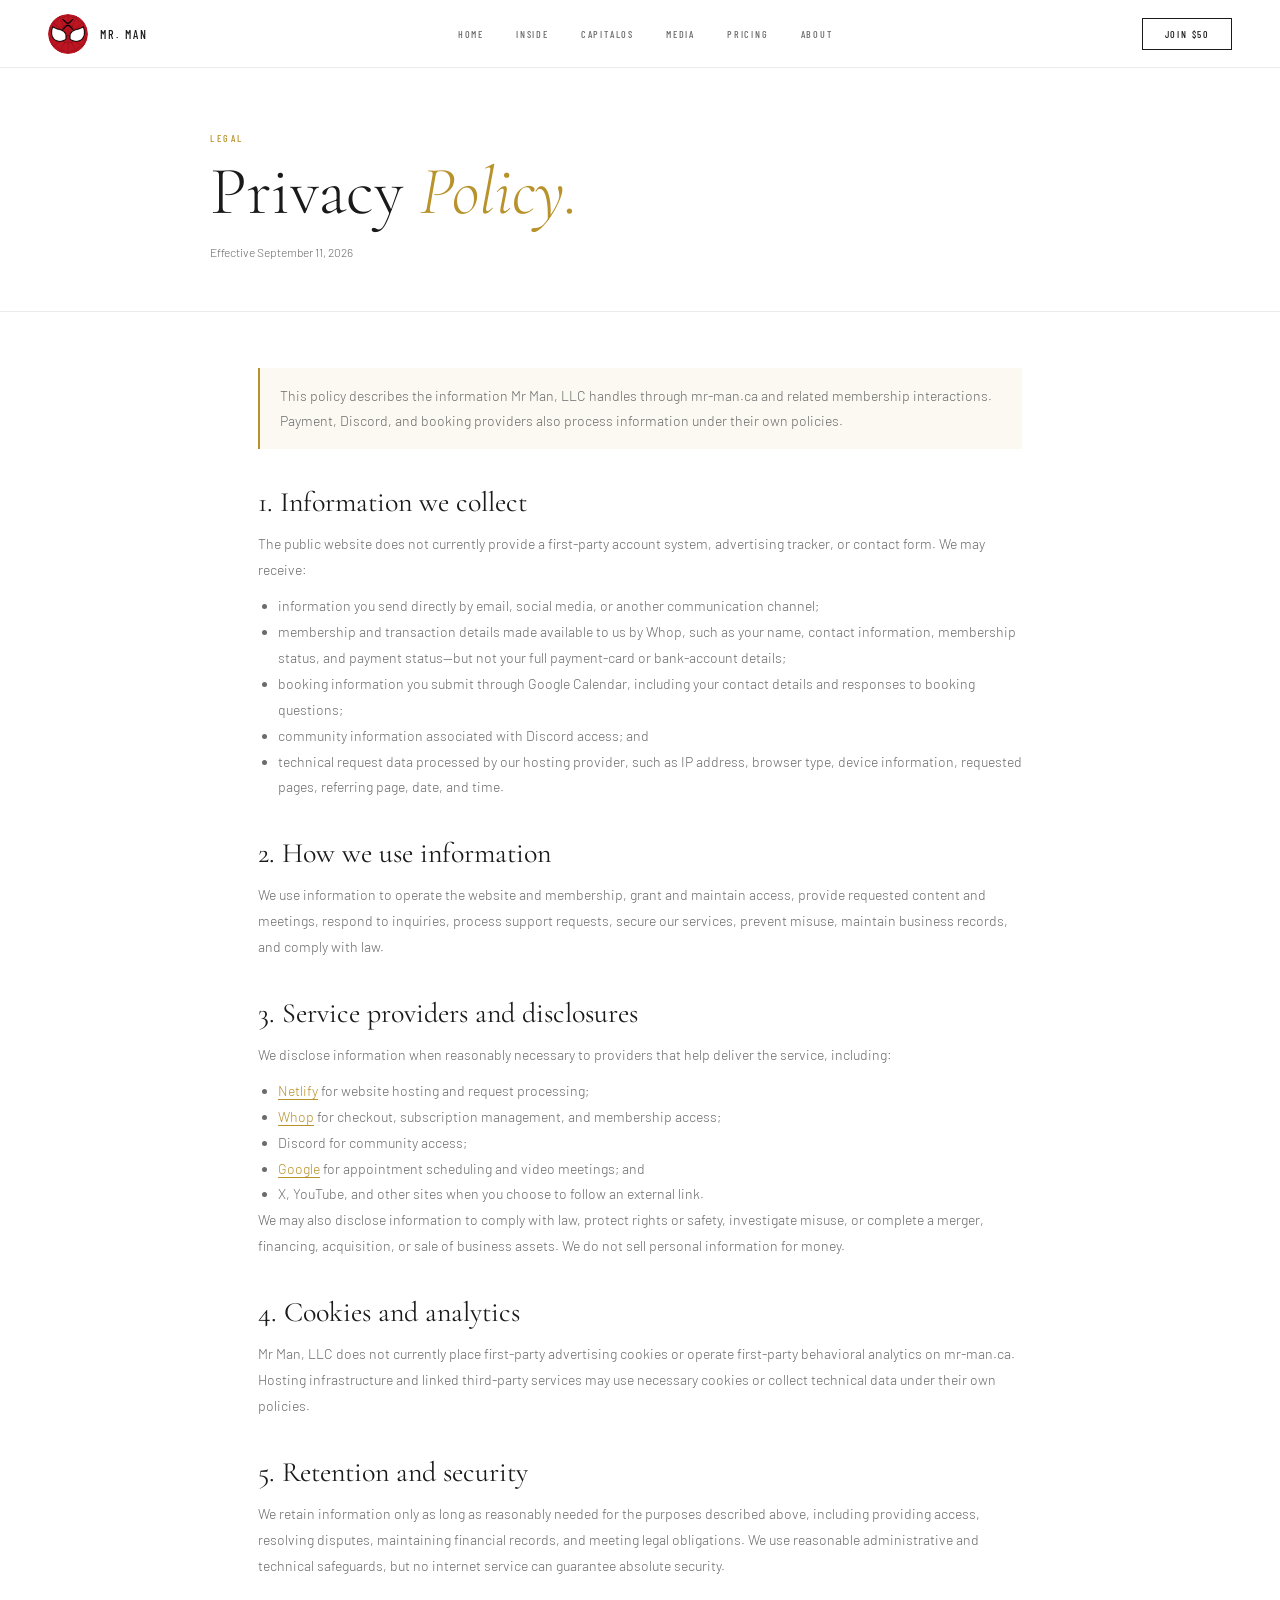
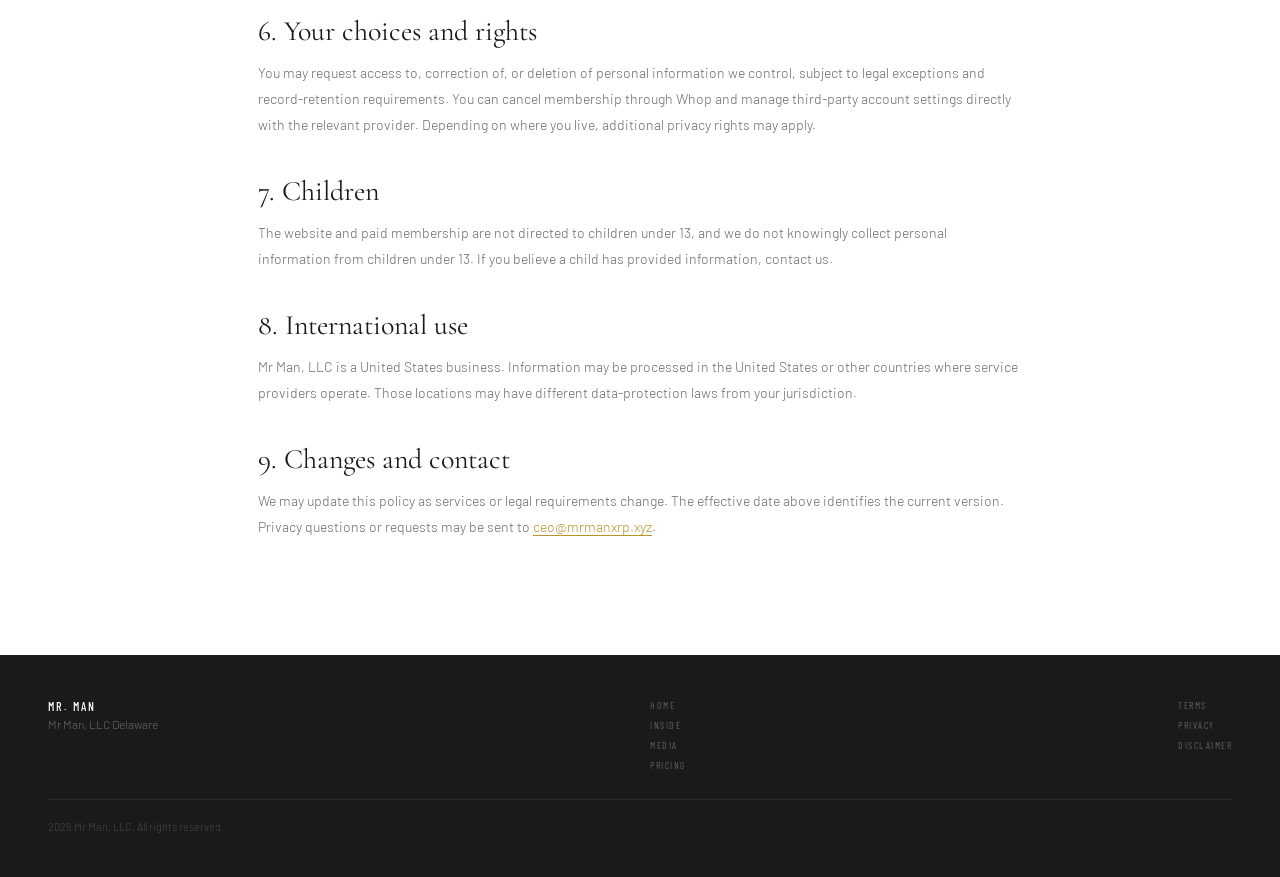
<file: privacy.html>
<!DOCTYPE html>
<html lang="en"><head><meta charset="UTF-8"><meta name="viewport" content="width=device-width, initial-scale=1.0"><meta name="color-scheme" content="light only"><title>Privacy Policy — Mr. Man</title><meta name="description" content="How Mr Man, LLC collects, uses, and protects information associated with the Mr. Man website and membership."><link rel="canonical" href="https://mr-man.ca/privacy"><meta property="og:type" content="website"><meta property="og:site_name" content="Mr. Man"><meta property="og:title" content="Privacy Policy — Mr. Man"><meta property="og:description" content="How Mr Man, LLC handles information associated with the website and membership."><meta property="og:url" content="https://mr-man.ca/privacy"><meta property="og:image" content="https://mr-man.ca/assets/logo.png"><link rel="preconnect" href="https://fonts.googleapis.com"><link href="https://fonts.googleapis.com/css2?family=Cormorant+Garamond:ital,wght@0,300;1,300&family=Barlow+Condensed:wght@400;500&family=Barlow:wght@300;400&display=swap" rel="stylesheet"><link rel="stylesheet" href="/assets/legal.css"></head>
<body><nav><a class="nav-logo" href="/"><img src="/assets/logo.png" alt="Mr. Man"><span class="nav-brand">Mr. Man</span></a><div class="nav-links" id="mobile-nav" aria-label="Mobile navigation"><a href="/">Home</a><a href="/inside">Inside</a><a href="/capitalos">CapitalOS</a><a href="/media">Media</a><a href="/pricing">Pricing</a><a href="/about">About</a></div><div class="nav-actions"><button type="button" class="nav-toggle" id="nav-toggle" aria-label="Open menu" aria-expanded="false" aria-controls="mobile-nav"><span class="nav-toggle-bar" aria-hidden="true"></span></button><a class="nav-cta" href="https://whop.com/mr-man-24bb/financial-intelligence-68/" target="_blank" rel="noopener">Join $50</a></div></nav>
<header class="hero"><div class="hero-inner"><div class="kicker">Legal</div><h1>Privacy <em>Policy.</em></h1><p class="effective">Effective September 11, 2026</p></div></header>
<main class="legal"><div class="notice">This policy describes the information Mr Man, LLC handles through mr-man.ca and related membership interactions. Payment, Discord, and booking providers also process information under their own policies.</div>
<section><h2>1. Information we collect</h2><p>The public website does not currently provide a first-party account system, advertising tracker, or contact form. We may receive:</p><ul><li>information you send directly by email, social media, or another communication channel;</li><li>membership and transaction details made available to us by Whop, such as your name, contact information, membership status, and payment status—but not your full payment-card or bank-account details;</li><li>booking information you submit through Google Calendar, including your contact details and responses to booking questions;</li><li>community information associated with Discord access; and</li><li>technical request data processed by our hosting provider, such as IP address, browser type, device information, requested pages, referring page, date, and time.</li></ul></section>
<section><h2>2. How we use information</h2><p>We use information to operate the website and membership, grant and maintain access, provide requested content and meetings, respond to inquiries, process support requests, secure our services, prevent misuse, maintain business records, and comply with law.</p></section>
<section><h2>3. Service providers and disclosures</h2><p>We disclose information when reasonably necessary to providers that help deliver the service, including:</p><ul><li><a href="https://www.netlify.com/privacy/" target="_blank" rel="noopener">Netlify</a> for website hosting and request processing;</li><li><a href="https://whop.com/privacy" target="_blank" rel="noopener">Whop</a> for checkout, subscription management, and membership access;</li><li>Discord for community access;</li><li><a href="https://policies.google.com/privacy" target="_blank" rel="noopener">Google</a> for appointment scheduling and video meetings; and</li><li>X, YouTube, and other sites when you choose to follow an external link.</li></ul><p>We may also disclose information to comply with law, protect rights or safety, investigate misuse, or complete a merger, financing, acquisition, or sale of business assets. We do not sell personal information for money.</p></section>
<section><h2>4. Cookies and analytics</h2><p>Mr Man, LLC does not currently place first-party advertising cookies or operate first-party behavioral analytics on mr-man.ca. Hosting infrastructure and linked third-party services may use necessary cookies or collect technical data under their own policies.</p></section>
<section><h2>5. Retention and security</h2><p>We retain information only as long as reasonably needed for the purposes described above, including providing access, resolving disputes, maintaining financial records, and meeting legal obligations. We use reasonable administrative and technical safeguards, but no internet service can guarantee absolute security.</p></section>
<section><h2>6. Your choices and rights</h2><p>You may request access to, correction of, or deletion of personal information we control, subject to legal exceptions and record-retention requirements. You can cancel membership through Whop and manage third-party account settings directly with the relevant provider. Depending on where you live, additional privacy rights may apply.</p></section>
<section><h2>7. Children</h2><p>The website and paid membership are not directed to children under 13, and we do not knowingly collect personal information from children under 13. If you believe a child has provided information, contact us.</p></section>
<section><h2>8. International use</h2><p>Mr Man, LLC is a United States business. Information may be processed in the United States or other countries where service providers operate. Those locations may have different data-protection laws from your jurisdiction.</p></section>
<section><h2>9. Changes and contact</h2><p>We may update this policy as services or legal requirements change. The effective date above identifies the current version. Privacy questions or requests may be sent to <a href="mailto:ceo@mrmanxrp.xyz">ceo@mrmanxrp.xyz</a>.</p></section></main>
<footer><div class="foot-inner"><div><div class="foot-brand">Mr. Man</div><div class="foot-sub">Mr Man, LLC Delaware</div></div><div class="foot-links"><a href="/">Home</a><a href="/inside">Inside</a><a href="/media">Media</a><a href="/pricing">Pricing</a></div><div class="foot-links"><a href="/terms">Terms</a><a href="/privacy">Privacy</a><a href="/disclaimer">Disclaimer</a></div></div><div class="foot-copy">2026 Mr Man, LLC. All rights reserved.</div></footer><script src="/assets/mobile-nav.js"></script></body></html>
</file>
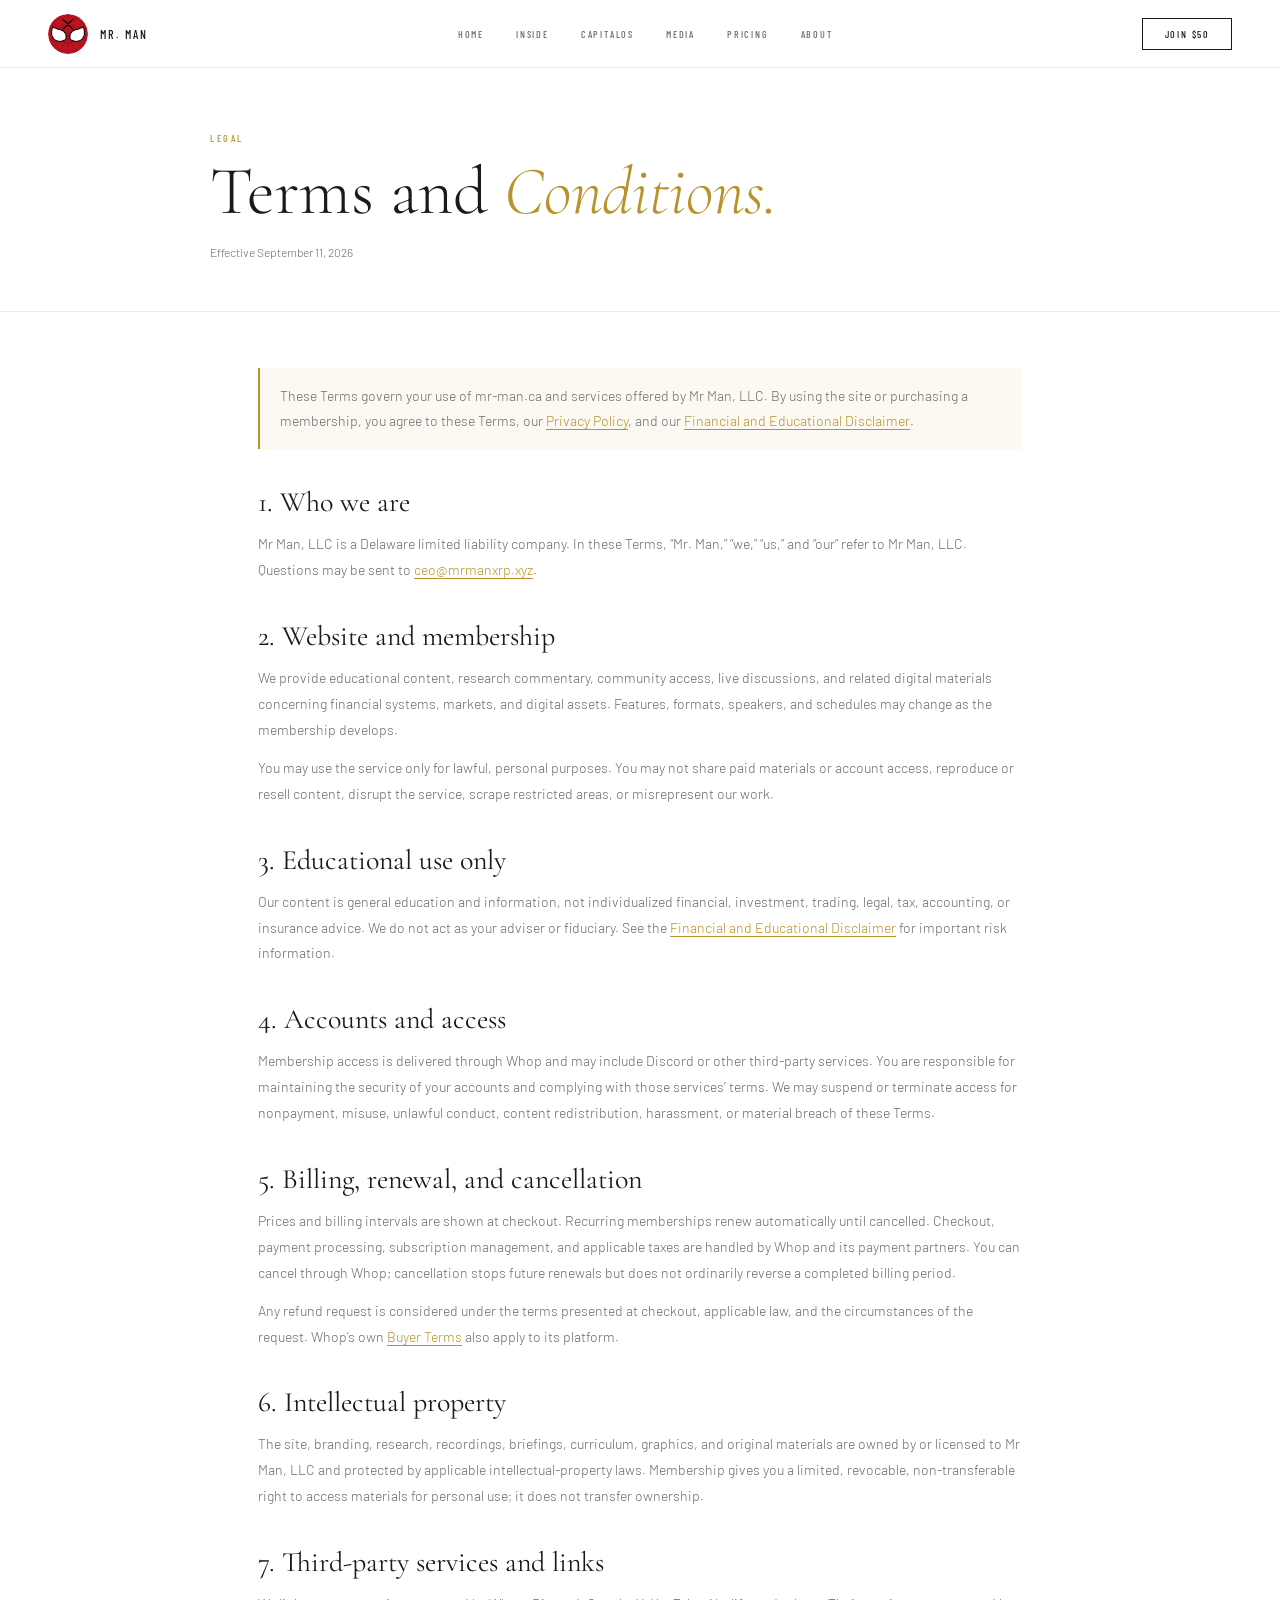
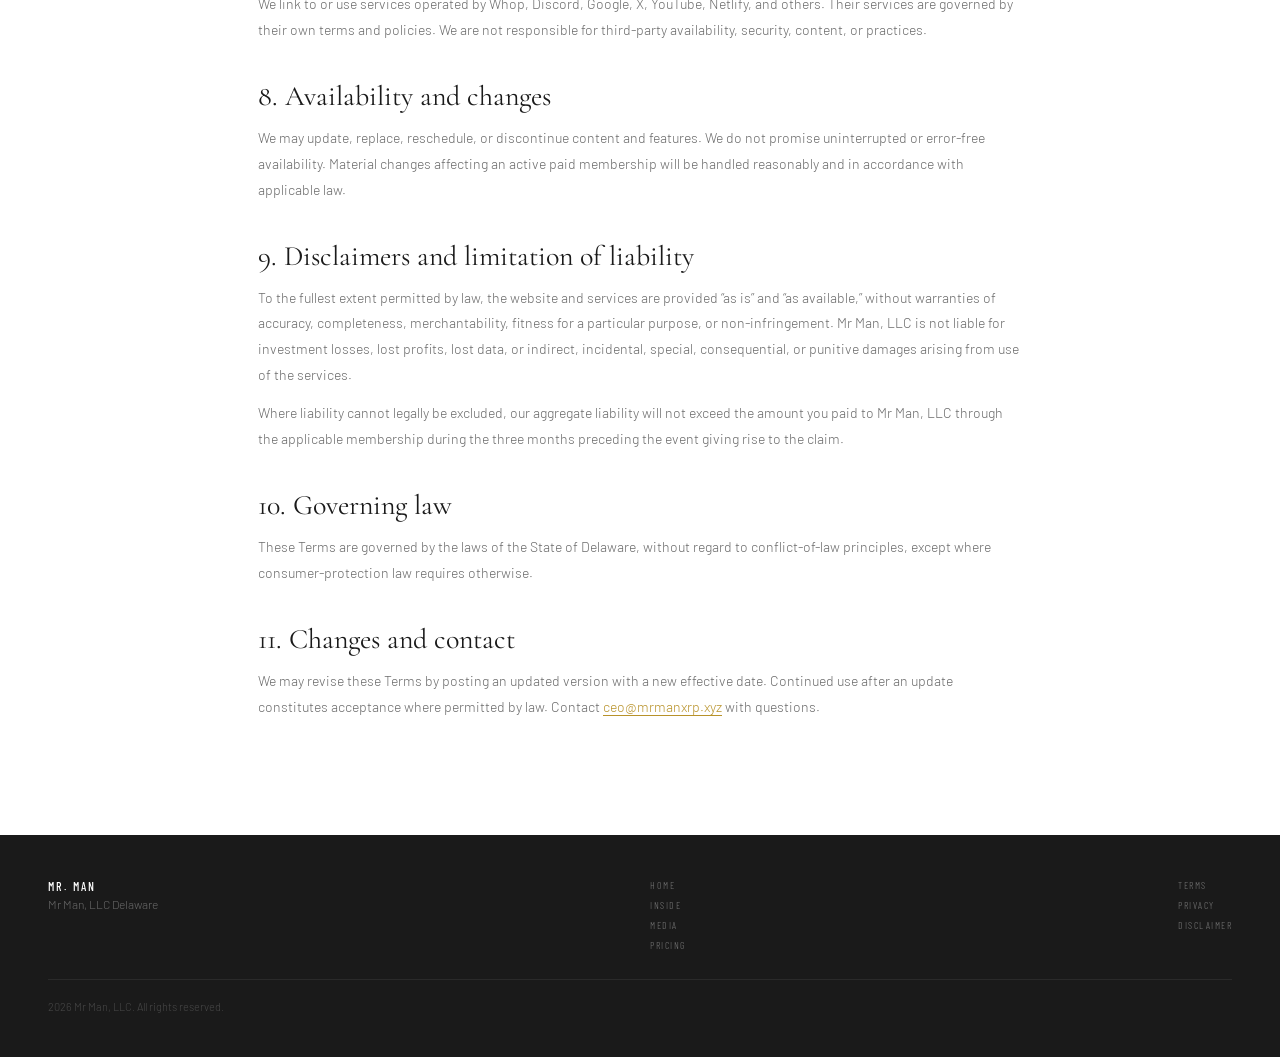
<file: terms.html>
<!DOCTYPE html>
<html lang="en">
<head>
<meta charset="UTF-8"><meta name="viewport" content="width=device-width, initial-scale=1.0"><meta name="color-scheme" content="light only">
<title>Terms and Conditions — Mr. Man</title>
<meta name="description" content="Terms and conditions governing use of the Mr. Man website, membership, and educational content.">
<link rel="canonical" href="https://mr-man.ca/terms"><meta property="og:type" content="website"><meta property="og:site_name" content="Mr. Man"><meta property="og:title" content="Terms and Conditions — Mr. Man"><meta property="og:description" content="Terms governing the Mr. Man website and membership."><meta property="og:url" content="https://mr-man.ca/terms"><meta property="og:image" content="https://mr-man.ca/assets/logo.png">
<link rel="preconnect" href="https://fonts.googleapis.com"><link href="https://fonts.googleapis.com/css2?family=Cormorant+Garamond:ital,wght@0,300;1,300&family=Barlow+Condensed:wght@400;500&family=Barlow:wght@300;400&display=swap" rel="stylesheet"><link rel="stylesheet" href="/assets/legal.css">
</head>
<body>
<nav><a class="nav-logo" href="/"><img src="/assets/logo.png" alt="Mr. Man"><span class="nav-brand">Mr. Man</span></a><div class="nav-links" id="mobile-nav" aria-label="Mobile navigation"><a href="/">Home</a><a href="/inside">Inside</a><a href="/capitalos">CapitalOS</a><a href="/media">Media</a><a href="/pricing">Pricing</a><a href="/about">About</a></div><div class="nav-actions"><button type="button" class="nav-toggle" id="nav-toggle" aria-label="Open menu" aria-expanded="false" aria-controls="mobile-nav"><span class="nav-toggle-bar" aria-hidden="true"></span></button><a class="nav-cta" href="https://whop.com/mr-man-24bb/financial-intelligence-68/" target="_blank" rel="noopener">Join $50</a></div></nav>
<header class="hero"><div class="hero-inner"><div class="kicker">Legal</div><h1>Terms and <em>Conditions.</em></h1><p class="effective">Effective September 11, 2026</p></div></header>
<main class="legal">
<div class="notice">These Terms govern your use of mr-man.ca and services offered by Mr Man, LLC. By using the site or purchasing a membership, you agree to these Terms, our <a href="/privacy">Privacy Policy</a>, and our <a href="/disclaimer">Financial and Educational Disclaimer</a>.</div>
<section><h2>1. Who we are</h2><p>Mr Man, LLC is a Delaware limited liability company. In these Terms, “Mr. Man,” “we,” “us,” and “our” refer to Mr Man, LLC. Questions may be sent to <a href="mailto:ceo@mrmanxrp.xyz">ceo@mrmanxrp.xyz</a>.</p></section>
<section><h2>2. Website and membership</h2><p>We provide educational content, research commentary, community access, live discussions, and related digital materials concerning financial systems, markets, and digital assets. Features, formats, speakers, and schedules may change as the membership develops.</p><p>You may use the service only for lawful, personal purposes. You may not share paid materials or account access, reproduce or resell content, disrupt the service, scrape restricted areas, or misrepresent our work.</p></section>
<section><h2>3. Educational use only</h2><p>Our content is general education and information, not individualized financial, investment, trading, legal, tax, accounting, or insurance advice. We do not act as your adviser or fiduciary. See the <a href="/disclaimer">Financial and Educational Disclaimer</a> for important risk information.</p></section>
<section><h2>4. Accounts and access</h2><p>Membership access is delivered through Whop and may include Discord or other third-party services. You are responsible for maintaining the security of your accounts and complying with those services’ terms. We may suspend or terminate access for nonpayment, misuse, unlawful conduct, content redistribution, harassment, or material breach of these Terms.</p></section>
<section><h2>5. Billing, renewal, and cancellation</h2><p>Prices and billing intervals are shown at checkout. Recurring memberships renew automatically until cancelled. Checkout, payment processing, subscription management, and applicable taxes are handled by Whop and its payment partners. You can cancel through Whop; cancellation stops future renewals but does not ordinarily reverse a completed billing period.</p><p>Any refund request is considered under the terms presented at checkout, applicable law, and the circumstances of the request. Whop’s own <a href="https://whop.com/buyer-terms" target="_blank" rel="noopener">Buyer Terms</a> also apply to its platform.</p></section>
<section><h2>6. Intellectual property</h2><p>The site, branding, research, recordings, briefings, curriculum, graphics, and original materials are owned by or licensed to Mr Man, LLC and protected by applicable intellectual-property laws. Membership gives you a limited, revocable, non-transferable right to access materials for personal use; it does not transfer ownership.</p></section>
<section><h2>7. Third-party services and links</h2><p>We link to or use services operated by Whop, Discord, Google, X, YouTube, Netlify, and others. Their services are governed by their own terms and policies. We are not responsible for third-party availability, security, content, or practices.</p></section>
<section><h2>8. Availability and changes</h2><p>We may update, replace, reschedule, or discontinue content and features. We do not promise uninterrupted or error-free availability. Material changes affecting an active paid membership will be handled reasonably and in accordance with applicable law.</p></section>
<section><h2>9. Disclaimers and limitation of liability</h2><p>To the fullest extent permitted by law, the website and services are provided “as is” and “as available,” without warranties of accuracy, completeness, merchantability, fitness for a particular purpose, or non-infringement. Mr Man, LLC is not liable for investment losses, lost profits, lost data, or indirect, incidental, special, consequential, or punitive damages arising from use of the services.</p><p>Where liability cannot legally be excluded, our aggregate liability will not exceed the amount you paid to Mr Man, LLC through the applicable membership during the three months preceding the event giving rise to the claim.</p></section>
<section><h2>10. Governing law</h2><p>These Terms are governed by the laws of the State of Delaware, without regard to conflict-of-law principles, except where consumer-protection law requires otherwise.</p></section>
<section><h2>11. Changes and contact</h2><p>We may revise these Terms by posting an updated version with a new effective date. Continued use after an update constitutes acceptance where permitted by law. Contact <a href="mailto:ceo@mrmanxrp.xyz">ceo@mrmanxrp.xyz</a> with questions.</p></section>
</main>
<footer><div class="foot-inner"><div><div class="foot-brand">Mr. Man</div><div class="foot-sub">Mr Man, LLC Delaware</div></div><div class="foot-links"><a href="/">Home</a><a href="/inside">Inside</a><a href="/media">Media</a><a href="/pricing">Pricing</a></div><div class="foot-links"><a href="/terms">Terms</a><a href="/privacy">Privacy</a><a href="/disclaimer">Disclaimer</a></div></div><div class="foot-copy">2026 Mr Man, LLC. All rights reserved.</div></footer>
<script src="/assets/mobile-nav.js"></script>
</body></html>
</file>
<file: assets/legal.css>
*,*::before,*::after{box-sizing:border-box;margin:0;padding:0}
:root{--gold:#B8922A;--ink:#1A1A1A;--grey:#6B6B6B;--border:rgba(0,0,0,0.08)}
html,body{background:#fff;color:var(--ink);font-family:'Barlow',sans-serif;font-weight:300;-webkit-font-smoothing:antialiased}
a{text-decoration:none;color:inherit}
nav{position:fixed;top:0;left:0;right:0;z-index:100;background:rgba(255,255,255,0.97);backdrop-filter:blur(8px);border-bottom:1px solid var(--border);display:flex;align-items:center;justify-content:space-between;padding:0 48px;height:68px}
.nav-logo{display:flex;align-items:center;gap:12px}.nav-logo img{width:40px;height:40px;border-radius:50%;object-fit:cover}.nav-brand{font-family:'Barlow Condensed',sans-serif;font-size:12px;font-weight:500;letter-spacing:.2em;text-transform:uppercase}.nav-links{display:flex;gap:32px}.nav-links a{font-family:'Barlow Condensed',sans-serif;font-size:10px;font-weight:500;letter-spacing:.18em;text-transform:uppercase;color:var(--grey)}.nav-links a:hover{color:var(--gold)}.nav-cta{font-family:'Barlow Condensed',sans-serif;font-size:10px;font-weight:500;letter-spacing:.18em;text-transform:uppercase;border:1px solid var(--ink);padding:9px 22px}.nav-cta:hover{background:var(--ink);color:#fff}.nav-actions{display:flex;align-items:center;gap:12px}
.nav-toggle{display:none;position:relative;width:36px;height:36px;flex-shrink:0;background:none;border:1px solid var(--border);padding:0;cursor:pointer}.nav-toggle-bar{position:absolute;top:17px;left:9px;width:18px;height:1px;background:var(--ink)}.nav-toggle-bar::before,.nav-toggle-bar::after{content:'';position:absolute;left:0;width:18px;height:1px;background:var(--ink)}.nav-toggle-bar::before{top:-6px}.nav-toggle-bar::after{top:6px}.nav-toggle[aria-expanded=true] .nav-toggle-bar{background:transparent}.nav-toggle[aria-expanded=true] .nav-toggle-bar::before{transform:translateY(6px) rotate(45deg)}.nav-toggle[aria-expanded=true] .nav-toggle-bar::after{transform:translateY(-6px) rotate(-45deg)}
.hero{padding:132px 48px 52px;border-bottom:1px solid var(--border)}.hero-inner,.legal{max-width:860px;margin:0 auto}.kicker{font-family:'Barlow Condensed',sans-serif;font-size:10px;font-weight:500;letter-spacing:.25em;text-transform:uppercase;color:var(--gold);margin-bottom:12px}h1{font-family:'Cormorant Garamond',serif;font-size:clamp(42px,6vw,68px);font-weight:300;line-height:1.05}h1 em{font-style:italic;color:var(--gold)}.effective{margin-top:18px;font-size:12px;color:var(--grey)}
.legal{padding:56px 48px 80px}.notice{border-left:2px solid var(--gold);padding:16px 20px;margin-bottom:36px;background:rgba(184,146,42,.06);font-size:14px;line-height:1.75;color:var(--grey)}.legal section{margin:0 0 36px}.legal h2{font-family:'Cormorant Garamond',serif;font-size:28px;font-weight:400;margin-bottom:12px}.legal p,.legal li{font-size:14px;line-height:1.85;color:var(--grey)}.legal p+p{margin-top:12px}.legal ul{padding-left:20px;margin-top:10px}.legal a{color:var(--gold);text-decoration:underline;text-underline-offset:3px}
footer{background:var(--ink);padding:44px 48px}.foot-inner{display:flex;justify-content:space-between;align-items:flex-start;flex-wrap:wrap;gap:28px}.foot-brand{font-family:'Barlow Condensed',sans-serif;font-size:12px;font-weight:500;letter-spacing:.2em;text-transform:uppercase;color:#fff;margin-bottom:4px}.foot-sub{font-size:12px;color:rgba(255,255,255,.35)}.foot-links{display:flex;flex-direction:column;gap:8px}.foot-links a{font-family:'Barlow Condensed',sans-serif;font-size:10px;letter-spacing:.15em;text-transform:uppercase;color:rgba(255,255,255,.4)}.foot-links a:hover{color:var(--gold)}.foot-copy{font-size:11px;color:rgba(255,255,255,.2);margin-top:28px;padding-top:20px;border-top:1px solid rgba(255,255,255,.07)}
a:focus-visible,button:focus-visible{outline:2px solid var(--gold);outline-offset:2px}
@media(max-width:768px){nav{padding:0 20px}.nav-toggle{display:block}.nav-links{display:flex;flex-direction:column;position:fixed;top:68px;left:0;right:0;background:#fff;border-bottom:1px solid var(--border);box-shadow:0 12px 24px rgba(0,0,0,.08);max-height:0;overflow-y:auto;opacity:0;visibility:hidden;z-index:99}.nav-links.open{max-height:min(480px,calc(100vh - 84px));opacity:1;visibility:visible}.nav-links a{padding:16px 20px;font-size:12px;border-bottom:1px solid var(--border)}.hero{padding:108px 20px 36px}.legal{padding:40px 20px 64px}footer{padding:36px 20px}.foot-inner{flex-direction:column}}
@media(max-width:340px){nav{padding:0 12px}.nav-brand{display:none}.nav-cta{padding:9px 14px}}
</file>
